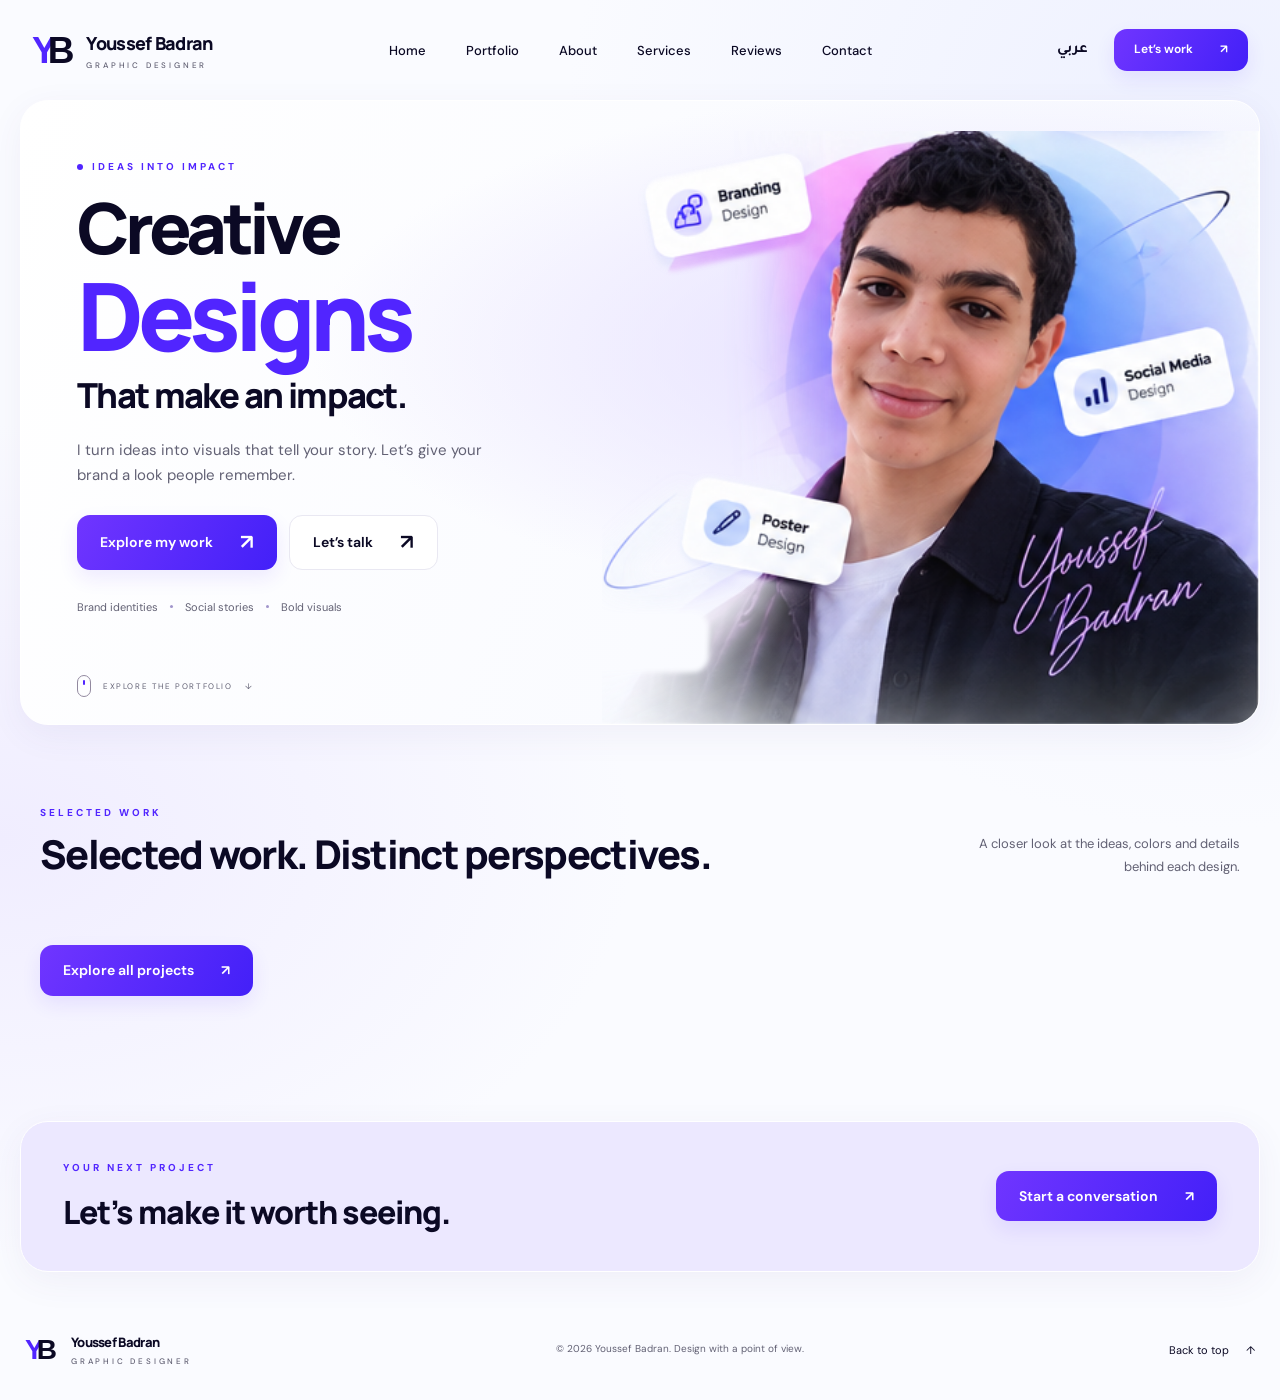
<file: index.html>
<!doctype html><html lang="en" dir="ltr"><head><meta charset="utf-8"><meta name="viewport" content="width=device-width,initial-scale=1"><meta name="theme-color" content="#5125ff"><title>Creative portfolio — Youssef Badran</title><meta name="description" content="Youssef Badran graphic design portfolio. Brand identity, campaigns, packaging and visual stories."><link rel="icon" href="favicon.svg"><link rel="stylesheet" href="styles.css?v=cloud1"><link rel="stylesheet" href="pages.css?v=cloud1"><script type="module" src="app.mjs?v=cloud1"></script></head><body id="top" data-page="home"><a class="skip-link" href="#main" data-en="Skip to content" data-ar="انتقل للمحتوى">Skip to content</a><header class="site-header"><a class="brand" href="index.html"><span class="monogram" aria-hidden="true"><b>Y</b>B</span><span><span class="brand-name">Youssef Badran</span><span class="brand-caption" data-en="GRAPHIC DESIGNER" data-ar="مصمم جرافيك">GRAPHIC DESIGNER</span></span></a><nav class="nav" id="navigation" aria-label="Main navigation"><a href="index.html" data-page-link="home" data-en="Home" data-ar="الرئيسية">Home</a><a href="portfolio.html" data-page-link="portfolio" data-en="Portfolio" data-ar="أعمالي">Portfolio</a><a href="about.html" data-page-link="about" data-en="About" data-ar="عني">About</a><a href="services.html" data-page-link="services" data-en="Services" data-ar="خدماتي">Services</a><a href="reviews.html" data-page-link="reviews" data-en="Reviews" data-ar="التقييمات">Reviews</a><a href="contact.html" data-page-link="contact" data-en="Contact" data-ar="تواصل">Contact</a></nav><div class="header-actions"><button class="language" id="language" lang="ar">عربي</button><a class="button small header-cta" href="contact.html"><span data-en="Let’s work" data-ar="نشتغل سوا">Let’s work</span> ↗</a><button id="menu" class="menu-toggle" aria-controls="navigation" aria-expanded="false" aria-label="Open menu"><span></span><span></span></button></div></header><main id="main" class="page-main"><section class="hero panel" id="home" aria-labelledby="hero-title">
    <div class="hero-copy"><p class="eyebrow"><span class="tiny-dot"></span><span data-en="IDEAS INTO IMPACT" data-ar="من فكرة لتصميم مؤثر">IDEAS INTO IMPACT</span></p>
      <h1 id="hero-title"><span data-en="Creative" data-ar="أفكار إبداعية">Creative</span><strong data-en="Designs" data-ar="وتصميمات">Designs</strong><span class="hero-ending" data-en="That make an impact." data-ar="تسيب بصمة.">That make an impact.</span></h1>
      <p class="hero-description" data-en="I turn ideas into visuals that tell your story. Let’s give your brand a look people remember." data-ar="بحوّل أفكارك لتصميمات تحكي قصتك. خلّينا ندي علامتك شكل الناس تفتكره.">I turn ideas into visuals that tell your story. Let’s give your brand a look people remember.</p>
      <div class="hero-actions"><a class="button" href="portfolio.html"><span data-en="Explore my work" data-ar="شوف أعمالي">Explore my work</span><span aria-hidden="true">↗</span></a><a class="button secondary" href="https://wa.me/201147555067" target="_blank" rel="noopener noreferrer"><span data-en="Let’s talk" data-ar="خلّينا نتكلم">Let’s talk</span><span aria-hidden="true">↗</span></a></div>
      <div class="hero-specialties"><span data-en="Brand identities" data-ar="هويات بصرية">Brand identities</span><i></i><span data-en="Social stories" data-ar="سوشيال ميديا">Social stories</span><i></i><span data-en="Bold visuals" data-ar="تصميمات مميزة">Bold visuals</span></div>
    </div>
    <div class="hero-art reference-art"><div class="reference-window"><img src="reference.png" alt="Youssef Badran with his original branding, social media and poster design composition" width="1536" height="1024" fetchpriority="high"></div></div>
    <a class="scroll-link" href="portfolio.html"><span class="mouse-icon" aria-hidden="true"></span><span data-en="EXPLORE THE PORTFOLIO" data-ar="اكتشف الأعمال">EXPLORE THE PORTFOLIO</span><span aria-hidden="true">↓</span></a>
  </section><section class="work-section" id="work" aria-labelledby="work-title"><div class="section-heading"><div><p class="eyebrow" data-en="SELECTED WORK" data-ar="من أعمالي">SELECTED WORK</p><h2 id="work-title" data-en="Selected work. Distinct perspectives." data-ar="أعمال مختارة. ورؤية مختلفة.">Selected work. Distinct perspectives.</h2></div><p class="section-aside" data-en="A closer look at the ideas, colors and details behind each design." data-ar="نظرة أقرب للأفكار والألوان والتفاصيل ورا كل تصميم.">A closer look at the ideas, colors and details behind each design.</p></div><div class="projects-grid" id="projects" data-limit="3"></div><a class="button portfolio-more" href="portfolio.html"><span data-en="Explore all projects" data-ar="شوف كل الأعمال">Explore all projects</span> ↗</a></section><section class="page-callout panel"><div><p class="eyebrow" data-en="YOUR NEXT PROJECT" data-ar="مشروعك الجاي">YOUR NEXT PROJECT</p><h2 data-en="Let’s make it worth seeing." data-ar="نصمم حاجة تستحق تتشاف.">Let’s make it worth seeing.</h2></div><a class="button" href="contact.html"><span data-en="Start a conversation" data-ar="خلّينا نتكلم">Start a conversation</span> ↗</a></section></main><footer class="site-footer"><a class="brand" href="index.html"><span class="monogram" aria-hidden="true"><b>Y</b>B</span><span><span class="brand-name">Youssef Badran</span><span class="brand-caption" data-en="GRAPHIC DESIGNER" data-ar="مصمم جرافيك">GRAPHIC DESIGNER</span></span></a><p>© <span id="year">2026</span> <span class="brand-name">Youssef Badran</span>. <span data-en="Design with a point of view." data-ar="تصميم له شخصية.">Design with a point of view.</span></p><a class="back-top" href="#top"><span data-en="Back to top" data-ar="ارجع لفوق">Back to top</span> ↑</a></footer><dialog id="image-viewer" aria-labelledby="viewer-title">
  <header class="viewer-toolbar"><h2 id="viewer-title">Artwork</h2><div class="viewer-tools"><button id="viewer-zoom-out" type="button" aria-label="Zoom out">−</button><output id="viewer-zoom" aria-live="polite" aria-atomic="true">100%</output><button id="viewer-zoom-in" type="button" aria-label="Zoom in">+</button><button id="viewer-fit" class="viewer-fit" type="button">Fit</button><button id="viewer-close" class="viewer-close" type="button" aria-label="Close image" autofocus>×</button></div></header>
  <div id="viewer-stage" class="viewer-stage" tabindex="0"><div id="viewer-track" class="viewer-track"><img id="viewer-image" alt="" draggable="false"><p id="viewer-error" class="viewer-error" role="alert" hidden></p></div></div>
  <footer class="viewer-footer"><p id="viewer-hint"></p><button id="viewer-details" type="button">Project details ↗</button></footer>
</dialog><noscript><p class="noscript">Enable JavaScript to view the portfolio and editor. Contact: <a href="mailto:yousefbadran6999@gmail.com">yousefbadran6999@gmail.com</a>.</p></noscript></body></html>
</file>
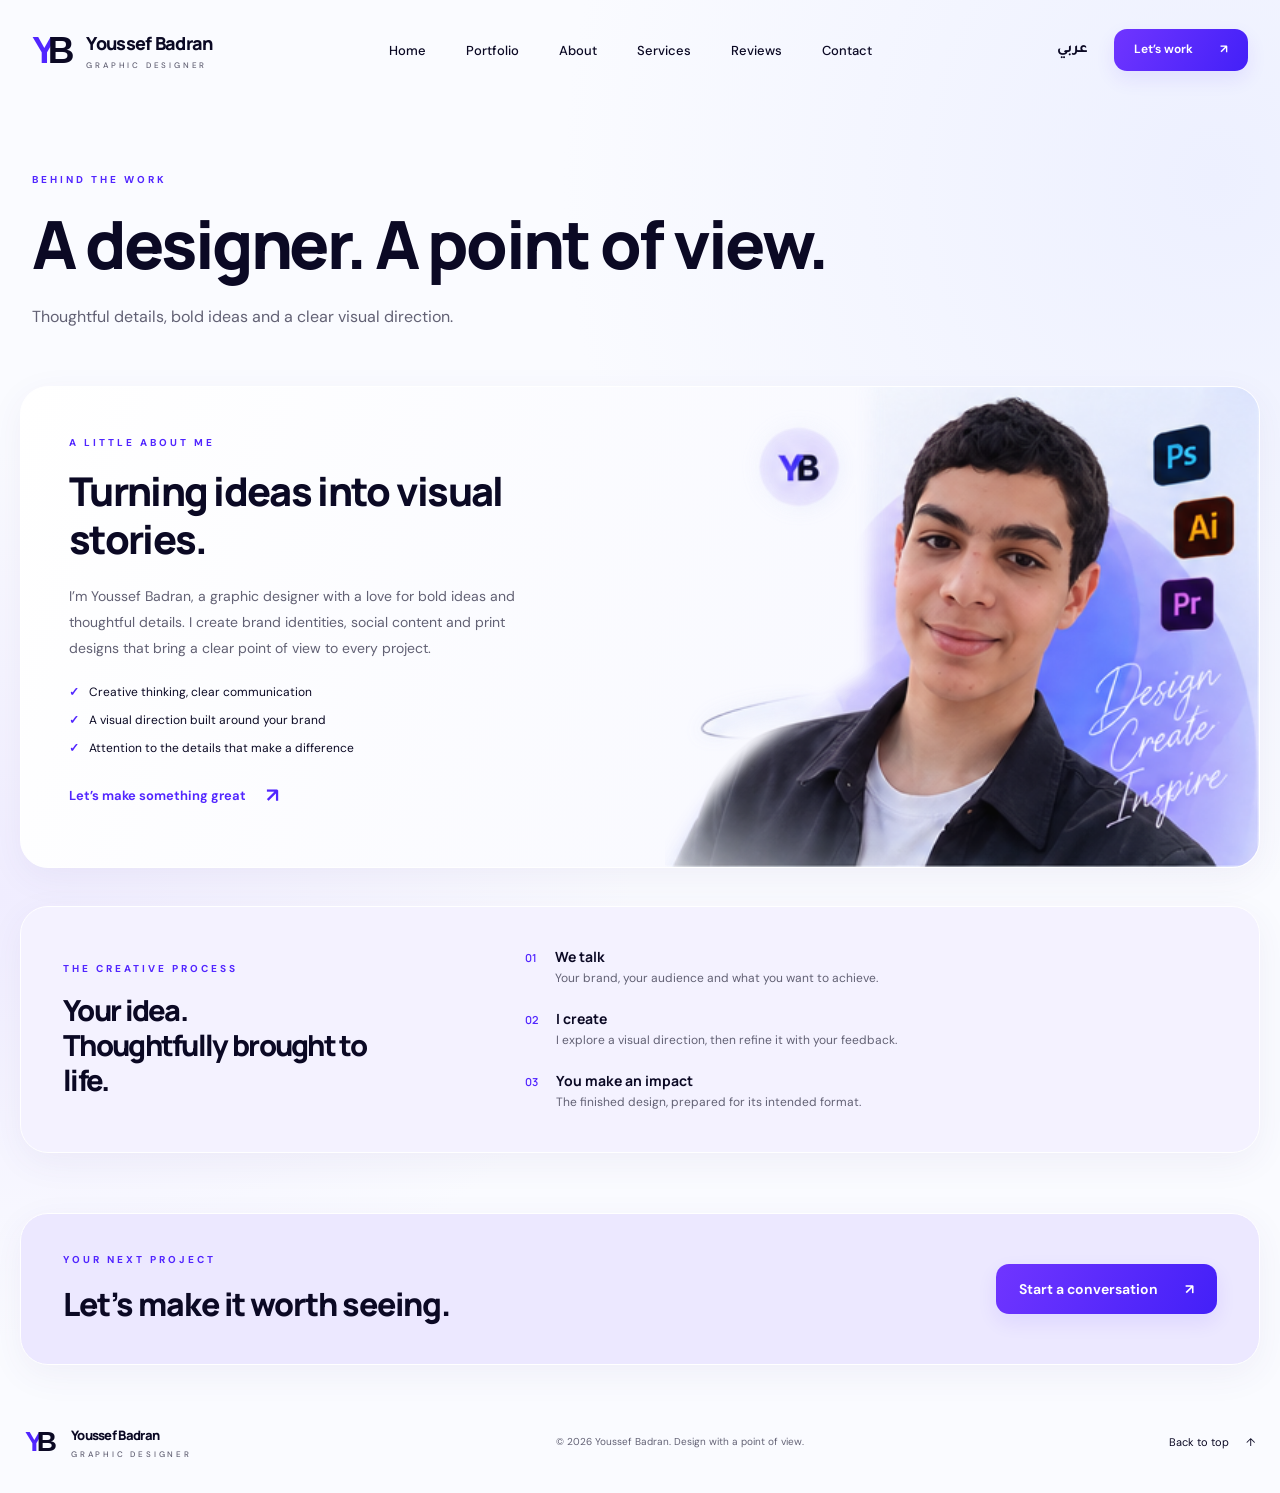
<file: about.html>
<!doctype html><html lang="en" dir="ltr"><head><meta charset="utf-8"><meta name="viewport" content="width=device-width,initial-scale=1"><meta name="theme-color" content="#5125ff"><title>About Youssef — Youssef Badran</title><meta name="description" content="Youssef Badran graphic design portfolio. Brand identity, campaigns, packaging and visual stories."><link rel="icon" href="favicon.svg"><link rel="stylesheet" href="styles.css?v=cloud1"><link rel="stylesheet" href="pages.css?v=cloud1"><script type="module" src="app.mjs?v=cloud1"></script></head><body id="top" data-page="about"><a class="skip-link" href="#main" data-en="Skip to content" data-ar="انتقل للمحتوى">Skip to content</a><header class="site-header"><a class="brand" href="index.html"><span class="monogram" aria-hidden="true"><b>Y</b>B</span><span><span class="brand-name">Youssef Badran</span><span class="brand-caption" data-en="GRAPHIC DESIGNER" data-ar="مصمم جرافيك">GRAPHIC DESIGNER</span></span></a><nav class="nav" id="navigation" aria-label="Main navigation"><a href="index.html" data-page-link="home" data-en="Home" data-ar="الرئيسية">Home</a><a href="portfolio.html" data-page-link="portfolio" data-en="Portfolio" data-ar="أعمالي">Portfolio</a><a href="about.html" data-page-link="about" data-en="About" data-ar="عني">About</a><a href="services.html" data-page-link="services" data-en="Services" data-ar="خدماتي">Services</a><a href="reviews.html" data-page-link="reviews" data-en="Reviews" data-ar="التقييمات">Reviews</a><a href="contact.html" data-page-link="contact" data-en="Contact" data-ar="تواصل">Contact</a></nav><div class="header-actions"><button class="language" id="language" lang="ar">عربي</button><a class="button small header-cta" href="contact.html"><span data-en="Let’s work" data-ar="نشتغل سوا">Let’s work</span> ↗</a><button id="menu" class="menu-toggle" aria-controls="navigation" aria-expanded="false" aria-label="Open menu"><span></span><span></span></button></div></header><main id="main" class="page-main"><section class="page-intro"><p class="eyebrow" data-en="BEHIND THE WORK" data-ar="ورا كل تصميم">BEHIND THE WORK</p><h1 data-en="A designer. A point of view." data-ar="مصمم. ورؤية خاصة.">A designer. A point of view.</h1><p data-en="Thoughtful details, bold ideas and a clear visual direction." data-ar="تفاصيل مدروسة وأفكار جريئة واتجاه بصري واضح.">Thoughtful details, bold ideas and a clear visual direction.</p></section><section class="about panel" id="about" aria-labelledby="about-title"><div class="about-art"><div class="about-reference"><img src="reference.png" alt="Youssef Badran in the original About portrait, with Photoshop, Illustrator and Premiere icons" loading="lazy" width="1536" height="1024"></div></div><div class="about-copy"><p class="eyebrow" data-en="A LITTLE ABOUT ME" data-ar="تعرف عليّ">A LITTLE ABOUT ME</p><h2 id="about-title" data-en="Turning ideas into visual stories." data-ar="بحوّل الأفكار لقصص بصرية.">Turning ideas into visual stories.</h2><p data-en="I’m Youssef Badran, a graphic designer with a love for bold ideas and thoughtful details. I create brand identities, social content and print designs that bring a clear point of view to every project." data-ar="أنا يوسف بدران، جرافيك ديزاينر بحب الأفكار الجريئة والتفاصيل المدروسة. بصمم هويات بصرية ومحتوى سوشيال ميديا ومطبوعات، علشان كل مشروع يكون ليه شخصية واضحة.">I’m Youssef Badran, a graphic designer with a love for bold ideas and thoughtful details. I create brand identities, social content and print designs that bring a clear point of view to every project.</p><ul class="about-values"><li data-en="Creative thinking, clear communication" data-ar="فكر إبداعي وتواصل واضح">Creative thinking, clear communication</li><li data-en="A visual direction built around your brand" data-ar="اتجاه بصري مناسب لشخصية علامتك">A visual direction built around your brand</li><li data-en="Attention to the details that make a difference" data-ar="اهتمام بالتفاصيل اللي بتفرق">Attention to the details that make a difference</li></ul><a class="text-link" href="contact.html"><span data-en="Let’s make something great" data-ar="نعمل حاجة مميزة سوا">Let’s make something great</span><span aria-hidden="true">↗</span></a></div></section><section class="process panel" aria-labelledby="process-title"><div><p class="eyebrow" data-en="THE CREATIVE PROCESS" data-ar="رحلة التصميم">THE CREATIVE PROCESS</p><h2 id="process-title" data-en="Your idea.\nThoughtfully brought to life." data-ar="فكرتك.\nبنعملها بكل اهتمام.">Your idea.<br>Thoughtfully brought to life.</h2></div><ol><li><span>01</span><div><h3 data-en="We talk" data-ar="نتكلم">We talk</h3><p data-en="Your brand, your audience and what you want to achieve." data-ar="نفهم علامتك وجمهورك والهدف اللي عايز توصله.">Your brand, your audience and what you want to achieve.</p></div></li><li><span>02</span><div><h3 data-en="I create" data-ar="نصمم">I create</h3><p data-en="I explore a visual direction, then refine it with your feedback." data-ar="أشتغل على اتجاه بصري ونطوره سوا بملاحظاتك.">I explore a visual direction, then refine it with your feedback.</p></div></li><li><span>03</span><div><h3 data-en="You make an impact" data-ar="تطلع للنور">You make an impact</h3><p data-en="The finished design, prepared for its intended format." data-ar="تستلم التصميم النهائي متجهز للاستخدام المطلوب.">The finished design, prepared for its intended format.</p></div></li></ol></section><section class="page-callout panel"><div><p class="eyebrow" data-en="YOUR NEXT PROJECT" data-ar="مشروعك الجاي">YOUR NEXT PROJECT</p><h2 data-en="Let’s make it worth seeing." data-ar="نصمم حاجة تستحق تتشاف.">Let’s make it worth seeing.</h2></div><a class="button" href="contact.html"><span data-en="Start a conversation" data-ar="خلّينا نتكلم">Start a conversation</span> ↗</a></section></main><footer class="site-footer"><a class="brand" href="index.html"><span class="monogram" aria-hidden="true"><b>Y</b>B</span><span><span class="brand-name">Youssef Badran</span><span class="brand-caption" data-en="GRAPHIC DESIGNER" data-ar="مصمم جرافيك">GRAPHIC DESIGNER</span></span></a><p>© <span id="year">2026</span> <span class="brand-name">Youssef Badran</span>. <span data-en="Design with a point of view." data-ar="تصميم له شخصية.">Design with a point of view.</span></p><a class="back-top" href="#top"><span data-en="Back to top" data-ar="ارجع لفوق">Back to top</span> ↑</a></footer><dialog id="image-viewer" aria-labelledby="viewer-title">
  <header class="viewer-toolbar"><h2 id="viewer-title">Artwork</h2><div class="viewer-tools"><button id="viewer-zoom-out" type="button" aria-label="Zoom out">−</button><output id="viewer-zoom" aria-live="polite" aria-atomic="true">100%</output><button id="viewer-zoom-in" type="button" aria-label="Zoom in">+</button><button id="viewer-fit" class="viewer-fit" type="button">Fit</button><button id="viewer-close" class="viewer-close" type="button" aria-label="Close image" autofocus>×</button></div></header>
  <div id="viewer-stage" class="viewer-stage" tabindex="0"><div id="viewer-track" class="viewer-track"><img id="viewer-image" alt="" draggable="false"><p id="viewer-error" class="viewer-error" role="alert" hidden></p></div></div>
  <footer class="viewer-footer"><p id="viewer-hint"></p><button id="viewer-details" type="button">Project details ↗</button></footer>
</dialog><noscript><p class="noscript">Enable JavaScript to view the portfolio and editor. Contact: <a href="mailto:yousefbadran6999@gmail.com">yousefbadran6999@gmail.com</a>.</p></noscript></body></html>
</file>
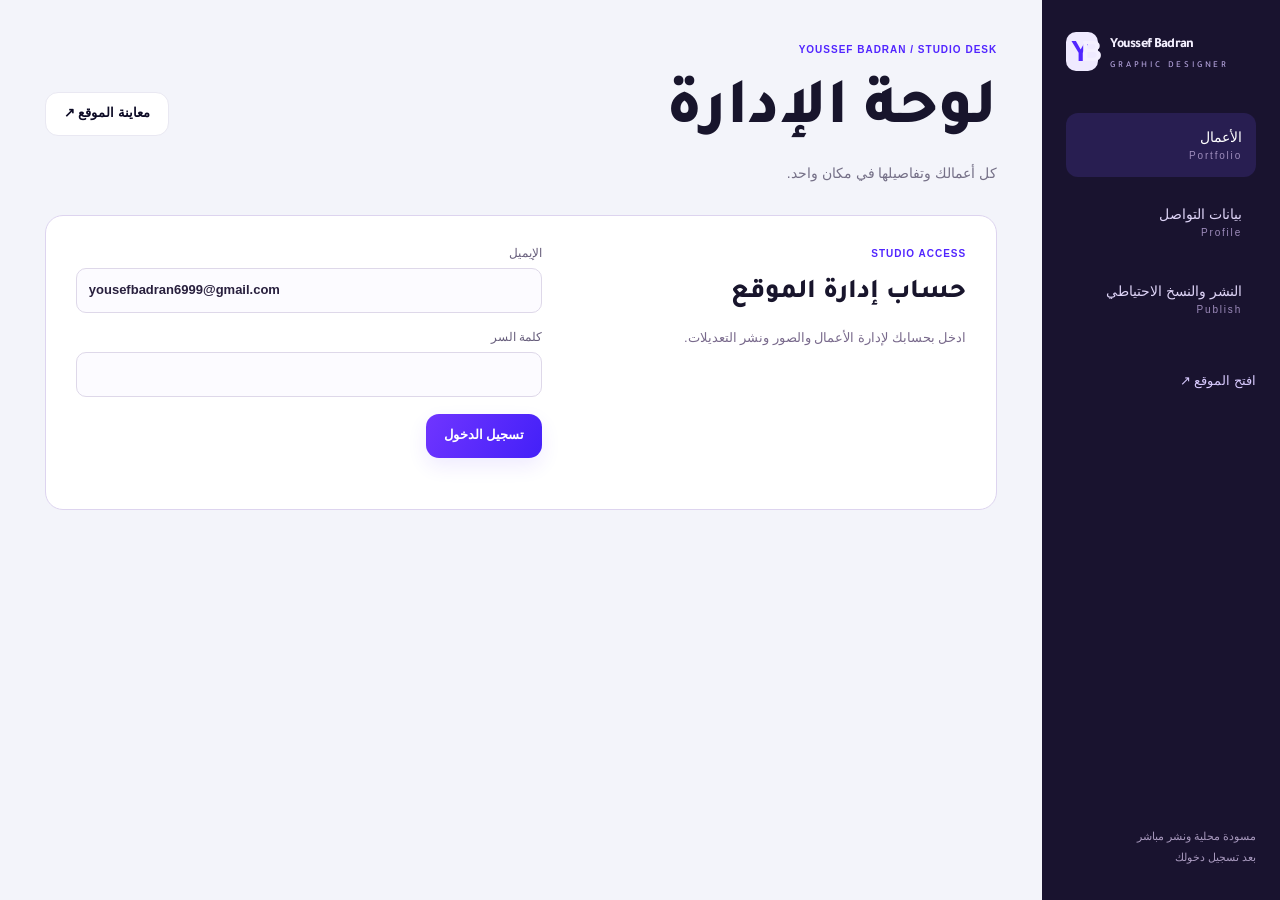
<file: admin.html>
<!doctype html><html lang="ar" dir="rtl"><head><meta charset="utf-8"><meta name="viewport" content="width=device-width,initial-scale=1"><meta name="theme-color" content="#5125ff"><title>لوحة الإدارة — Youssef Badran</title><meta name="description" content="Youssef Badran graphic design portfolio. Brand identity, campaigns, packaging and visual stories."><link rel="icon" href="favicon.svg"><link rel="stylesheet" href="styles.css?v=cloud1"><link rel="stylesheet" href="pages.css?v=cloud1"><script type="module" src="admin.mjs?v=cloud1"></script></head><body id="top" data-page="admin"><main id="main" class="admin-root"><aside class="admin-sidebar"><a class="brand" href="index.html"><span class="monogram" aria-hidden="true"><b>Y</b>B</span><span><span class="brand-name">Youssef Badran</span><span class="brand-caption" data-en="GRAPHIC DESIGNER" data-ar="مصمم جرافيك">GRAPHIC DESIGNER</span></span></a><div class="admin-nav"><a href="#admin-projects" class="active">الأعمال <span>Portfolio</span></a><a href="#admin-settings">بيانات التواصل <span>Profile</span></a><a href="#admin-publish">النشر والنسخ الاحتياطي <span>Publish</span></a></div><a class="admin-site-link" href="portfolio.html" target="_blank" rel="noopener">افتح الموقع ↗</a><p class="admin-sidebar-note">مسودة محلية ونشر مباشر<br>بعد تسجيل دخولك</p></aside>
<div class="admin-content"><header class="admin-heading"><div><p class="eyebrow">YOUSSEF BADRAN / STUDIO DESK</p><h1>لوحة الإدارة</h1><p>كل أعمالك وتفاصيلها في مكان واحد.</p></div><a class="button secondary" href="portfolio.html" target="_blank" rel="noopener">معاينة الموقع ↗</a></header><section id="admin-auth-panel" class="admin-auth-panel" aria-labelledby="admin-auth-heading"><div><p class="eyebrow">STUDIO ACCESS</p><h2 id="admin-auth-heading">حساب إدارة الموقع</h2><p>ادخل بحسابك لإدارة الأعمال والصور ونشر التعديلات.</p></div><form id="admin-login"><label for="admin-login-email">الإيميل<input id="admin-login-email" name="email" type="email" autocomplete="username" dir="ltr" required value="yousefbadran6999@gmail.com"></label><label for="admin-login-password">كلمة السر<input id="admin-login-password" name="password" type="password" autocomplete="current-password" dir="ltr" required></label><div class="admin-actions"><button id="admin-sign-in" class="button" type="submit">تسجيل الدخول</button><button id="admin-magic-link" hidden class="admin-subtle" type="button">أرسل رابط دخول بالإيميل</button></div></form><div id="admin-session" class="admin-session" hidden><span id="admin-account-email" dir="ltr"></span><a class="text-link" href="#admin-password-settings">اختيار كلمة سر</a><button id="admin-sign-out" class="admin-subtle" type="button">تسجيل الخروج</button></div><p id="admin-auth-status" class="admin-status" role="status"></p></section><div id="admin-workspace-view" hidden><fieldset id="admin-edit-controls" class="admin-edit-controls">
<div class="admin-demo-note"><strong id="admin-mode-heading">مسودتك قبل النشر</strong><p id="admin-mode-note">احفظ التعديلات في المسودة وراجعها، ثم اضغط «نشر التعديلات» لتظهر للزوار. تقدر تنزّل نسخة احتياطية في أي وقت.</p></div>
<section id="cloud-actions" class="cloud-actions" data-cloud-only><div class="admin-actions"><button id="admin-publish-live" type="button" class="button">نشر التعديلات ↗</button><button id="admin-reload-live" type="button" class="admin-subtle">تحميل النسخة المنشورة</button></div><p id="cloud-status" class="admin-status" role="status"></p></section><div class="admin-stats"><div><span>الأعمال في المسودة</span><strong id="admin-total">—</strong></div><div><span>التصنيفات المستخدمة</span><strong id="admin-categories">—</strong></div><div><span>حالة المسودة</span><strong id="admin-save-state">جاري التحميل</strong></div></div>
<section id="admin-projects" class="admin-section"><div class="admin-section-heading"><div><p class="eyebrow">PORTFOLIO MANAGER</p><h2>إدارة الأعمال</h2></div><div class="admin-actions"><button id="admin-undo" class="admin-subtle" type="button" disabled>تراجع</button><button id="admin-add" class="button" type="button">+ إضافة عمل</button></div></div>
<div class="admin-workspace"><div class="admin-list-panel"><label for="admin-search">ابحث في الأعمال</label><input id="admin-search" type="search" placeholder="اسم التصميم أو التصنيف"><div id="admin-project-list" class="admin-project-list"></div></div>
<form id="admin-editor" class="admin-editor"><div class="editor-heading"><h3 id="editor-heading">اختر عملًا للتعديل</h3><span id="editor-dirty"></span></div><div class="admin-image-preview"><img id="editor-preview" alt="معاينة التصميم" hidden><span id="editor-no-image">اختر عملًا أو ارفع صورة</span></div><div class="admin-upload"><label class="button secondary" for="editor-file">رفع صورة جديدة</label><input id="editor-file" type="file" accept="image/jpeg,image/png,image/webp" hidden><span id="editor-file-note">JPG / PNG / WebP · حتى 10 ميجا</span></div><label for="editor-url">أو رابط صورة HTTPS</label><input id="editor-url" type="url" placeholder="https://…"><div class="admin-form-grid"><label>العنوان بالعربي<input id="editor-title-ar" maxlength="150" required></label><label>English title<input id="editor-title-en" dir="ltr" maxlength="150" required></label><label>التصنيف<select id="editor-category"><option value="branding">هوية بصرية</option><option value="social">سوشيال ميديا</option><option value="posters">بوسترات</option><option value="packaging">تغليف</option></select></label><label>لون الخلفية<input id="editor-tone" type="color" value="#ece8ff"></label></div><div class="admin-form-grid"><label>جملة مختصرة بالعربي<input id="editor-focus-ar" maxlength="200" required></label><label>English short line<input id="editor-focus-en" dir="ltr" maxlength="200" required></label></div><label>الوصف بالعربي<textarea id="editor-desc-ar" rows="3" maxlength="2000" required></textarea></label><label>English description<textarea id="editor-desc-en" dir="ltr" rows="3" maxlength="2000" required></textarea></label><fieldset class="admin-palette"><legend>ألوان التصميم</legend><input id="editor-color-1" type="color" aria-label="اللون الأول"><input id="editor-color-2" type="color" aria-label="اللون الثاني"><input id="editor-color-3" type="color" aria-label="اللون الثالث"></fieldset><div class="admin-actions"><button id="editor-save" class="button" type="submit">حفظ في المسودة</button><button id="editor-cancel" class="admin-subtle" type="button">إلغاء التعديل</button><button id="editor-delete" class="admin-delete" type="button">حذف العمل</button></div><p id="editor-status" class="admin-status" role="status" aria-live="polite"></p></form></div></section>
<section id="admin-settings" class="admin-section"><p class="eyebrow">PROFILE & CONTACT</p><h2>بيانات التواصل</h2><form id="admin-profile" class="admin-profile"><div class="admin-form-grid"><label>الاسم بالعربي<input name="nameAr" maxlength="100" required></label><label>English name<input name="nameEn" dir="ltr" maxlength="100" required></label><label>الإيميل<input name="email" type="email" dir="ltr" required maxlength="200"></label><label>واتساب بكود الدولة<input name="phone" dir="ltr" pattern="[0-9]{8,15}" required maxlength="15"></label></div><button class="button" type="submit">حفظ البيانات في المسودة</button><p id="profile-status" class="admin-status" role="status"></p></form></section>
<section id="admin-moderation" class="admin-section" data-cloud-only><div class="admin-section-heading"><div><p class="eyebrow">CLIENT FEEDBACK</p><h2>مراجعة التقييمات</h2></div><button id="admin-refresh-reviews" class="admin-subtle" type="button">تحديث التقييمات</button></div><p id="admin-review-status" class="admin-status" role="status"></p><div id="admin-review-list" class="admin-review-list"></div><button id="admin-reviews-more" class="admin-subtle" type="button" hidden>تحميل تقييمات أقدم</button></section><section id="admin-password-settings" class="admin-section" data-cloud-only><p class="eyebrow">ACCOUNT SECURITY</p><h2>كلمة سر حسابك</h2><form id="admin-password-form" class="admin-profile"><label for="admin-new-password">اختار كلمة سر قوية للدخول بعد كده<input id="admin-new-password" name="newPassword" type="password" minlength="12" maxlength="128" autocomplete="new-password" dir="ltr" required></label><button id="admin-password-save" type="submit" class="button">حفظ كلمة السر</button><p id="admin-password-status" class="admin-status" role="status"></p></form></section><section id="admin-publish" class="admin-section admin-publish"><p class="eyebrow">EXPORT & PUBLISH</p><h2>نسخة احتياطية واستيراد</h2><p class="admin-backup-description">نزّل مسودتك أو استورد نسخة محفوظة. الاستيراد يغيّر المسودة فقط؛ اضغط «نشر التعديلات» لإظهارها للزوار.</p><div class="admin-actions"><button id="admin-export" class="button" type="button">تنزيل ملف المعرض ↓</button><label class="button secondary" for="admin-import">استيراد ملف محفوظ</label><input id="admin-import" type="file" accept="application/json,.json" hidden></div><p class="admin-publish-note">النشر المباشر متاح لمدير الموقع بعد تسجيل الدخول. تنزيل نسخة احتياطية أو استيرادها لا ينشر أي تغيير تلقائيًا.</p><p id="admin-global-status" role="status" class="admin-status"></p></section></fieldset></div></div></main><dialog id="image-viewer" aria-labelledby="viewer-title">
  <header class="viewer-toolbar"><h2 id="viewer-title">Artwork</h2><div class="viewer-tools"><button id="viewer-zoom-out" type="button" aria-label="Zoom out">−</button><output id="viewer-zoom" aria-live="polite" aria-atomic="true">100%</output><button id="viewer-zoom-in" type="button" aria-label="Zoom in">+</button><button id="viewer-fit" class="viewer-fit" type="button">Fit</button><button id="viewer-close" class="viewer-close" type="button" aria-label="Close image" autofocus>×</button></div></header>
  <div id="viewer-stage" class="viewer-stage" tabindex="0"><div id="viewer-track" class="viewer-track"><img id="viewer-image" alt="" draggable="false"><p id="viewer-error" class="viewer-error" role="alert" hidden></p></div></div>
  <footer class="viewer-footer"><p id="viewer-hint"></p><button id="viewer-details" type="button">Project details ↗</button></footer>
</dialog><noscript><p class="noscript">Enable JavaScript to view the portfolio and editor. Contact: <a href="mailto:yousefbadran6999@gmail.com">yousefbadran6999@gmail.com</a>.</p></noscript></body></html>
</file>
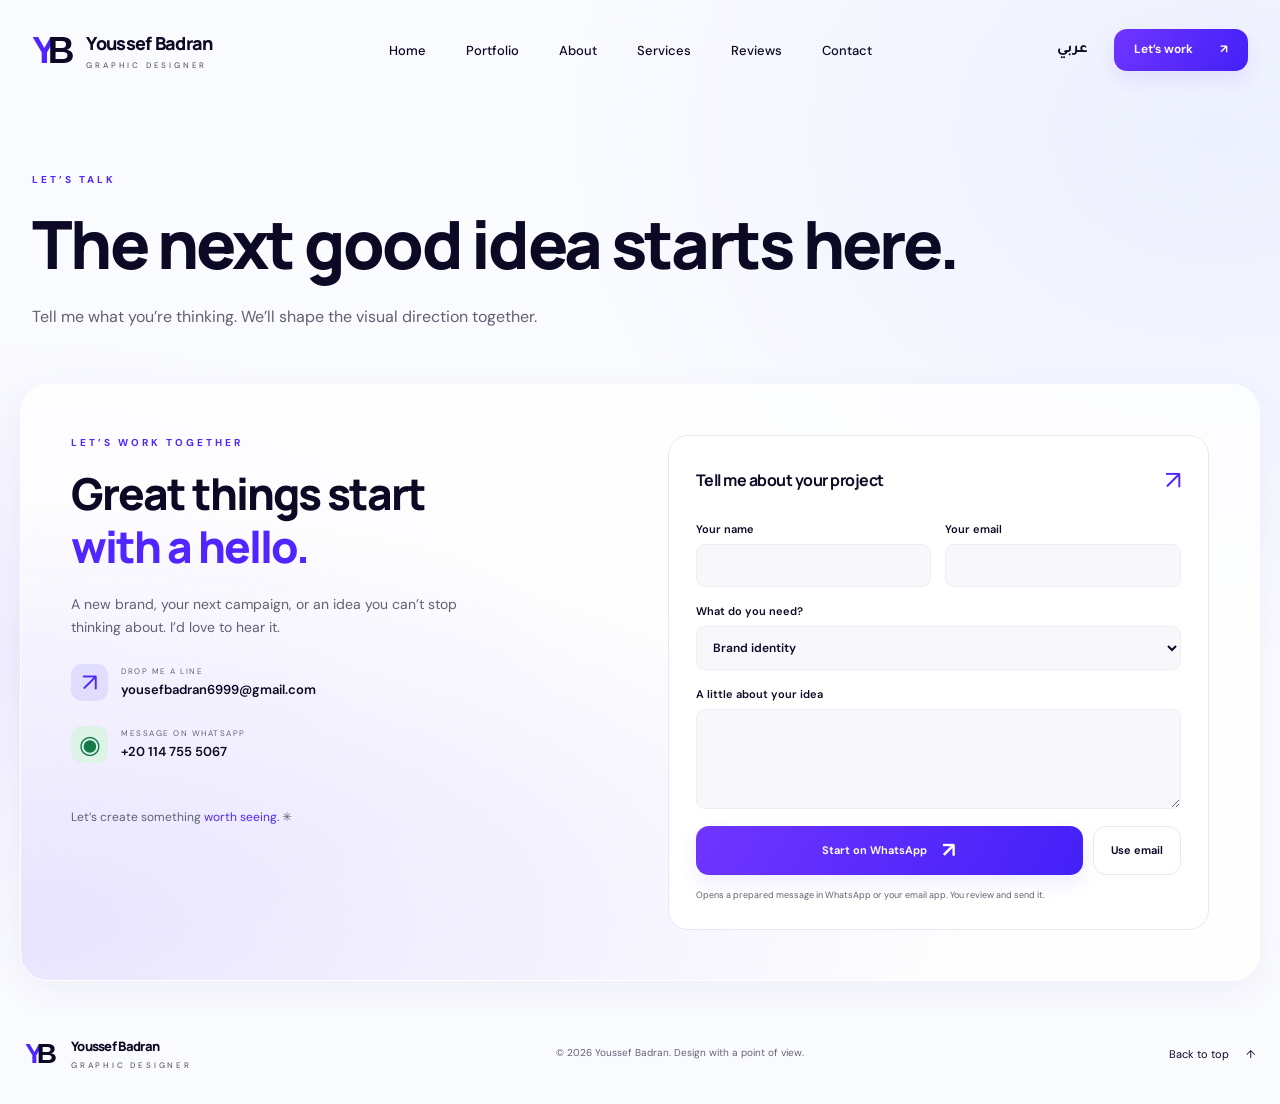
<file: contact.html>
<!doctype html><html lang="en" dir="ltr"><head><meta charset="utf-8"><meta name="viewport" content="width=device-width,initial-scale=1"><meta name="theme-color" content="#5125ff"><title>Get in touch — Youssef Badran</title><meta name="description" content="Youssef Badran graphic design portfolio. Brand identity, campaigns, packaging and visual stories."><link rel="icon" href="favicon.svg"><link rel="stylesheet" href="styles.css?v=cloud1"><link rel="stylesheet" href="pages.css?v=cloud1"><script type="module" src="app.mjs?v=cloud1"></script></head><body id="top" data-page="contact"><a class="skip-link" href="#main" data-en="Skip to content" data-ar="انتقل للمحتوى">Skip to content</a><header class="site-header"><a class="brand" href="index.html"><span class="monogram" aria-hidden="true"><b>Y</b>B</span><span><span class="brand-name">Youssef Badran</span><span class="brand-caption" data-en="GRAPHIC DESIGNER" data-ar="مصمم جرافيك">GRAPHIC DESIGNER</span></span></a><nav class="nav" id="navigation" aria-label="Main navigation"><a href="index.html" data-page-link="home" data-en="Home" data-ar="الرئيسية">Home</a><a href="portfolio.html" data-page-link="portfolio" data-en="Portfolio" data-ar="أعمالي">Portfolio</a><a href="about.html" data-page-link="about" data-en="About" data-ar="عني">About</a><a href="services.html" data-page-link="services" data-en="Services" data-ar="خدماتي">Services</a><a href="reviews.html" data-page-link="reviews" data-en="Reviews" data-ar="التقييمات">Reviews</a><a href="contact.html" data-page-link="contact" data-en="Contact" data-ar="تواصل">Contact</a></nav><div class="header-actions"><button class="language" id="language" lang="ar">عربي</button><a class="button small header-cta" href="contact.html"><span data-en="Let’s work" data-ar="نشتغل سوا">Let’s work</span> ↗</a><button id="menu" class="menu-toggle" aria-controls="navigation" aria-expanded="false" aria-label="Open menu"><span></span><span></span></button></div></header><main id="main" class="page-main"><section class="page-intro"><p class="eyebrow" data-en="LET’S TALK" data-ar="خلّينا نتكلم">LET’S TALK</p><h1 data-en="The next good idea starts here." data-ar="الفكرة الحلوة الجاية تبدأ هنا.">The next good idea starts here.</h1><p data-en="Tell me what you’re thinking. We’ll shape the visual direction together." data-ar="احكيلي عن فكرتك ونوصل لاتجاهها البصري سوا.">Tell me what you’re thinking. We’ll shape the visual direction together.</p></section><section class="contact panel" id="contact" aria-labelledby="contact-title"><div class="contact-copy"><p class="eyebrow" data-en="LET’S WORK TOGETHER" data-ar="يلا نشتغل سوا">LET’S WORK TOGETHER</p><h2 id="contact-title"><span data-en="Great things start" data-ar="الحاجات الحلوة">Great things start</span><br><em data-en="with a hello." data-ar="بتبدأ بسلام.">with a hello.</em></h2><p data-en="A new brand, your next campaign, or an idea you can’t stop thinking about. I’d love to hear it." data-ar="براند جديد، حملتك الجاية، أو فكرة مش بتفارق بالك. احكيلي عنها.">A new brand, your next campaign, or an idea you can’t stop thinking about. I’d love to hear it.</p><a class="contact-detail" href="mailto:yousefbadran6999@gmail.com"><span class="contact-icon" aria-hidden="true">↗</span><span><small data-en="DROP ME A LINE" data-ar="ابعتلي إيميل">DROP ME A LINE</small><b dir="ltr">yousefbadran6999@gmail.com</b></span></a><a class="contact-detail" href="https://wa.me/201147555067" target="_blank" rel="noopener noreferrer"><span class="contact-icon whatsapp-icon" aria-hidden="true">◉</span><span><small data-en="MESSAGE ON WHATSAPP" data-ar="كلّمني واتساب">MESSAGE ON WHATSAPP</small><b dir="ltr">+20 114 755 5067</b></span></a><p class="contact-signature">Let’s create something <span>worth seeing.</span> ✳</p></div>
    <form id="contact-form"><div class="form-top"><h3 data-en="Tell me about your project" data-ar="احكيلي عن مشروعك">Tell me about your project</h3><span aria-hidden="true">↗</span></div><div class="form-row"><label><span data-en="Your name" data-ar="اسمك">Your name</span><input name="name" autocomplete="name" maxlength="100" required></label><label><span data-en="Your email" data-ar="إيميلك">Your email</span><input name="email" type="email" autocomplete="email" maxlength="200" required></label></div><label><span data-en="What do you need?" data-ar="محتاج إيه؟">What do you need?</span><select name="service" id="service-select"><option value="Brand identity" data-en="Brand identity" data-ar="هوية بصرية">Brand identity</option><option value="Social media design" data-en="Social media design" data-ar="تصميمات سوشيال ميديا">Social media design</option><option value="Poster and banner" data-en="Poster & banner" data-ar="بوسترات وبانرات">Poster & banner</option><option value="Packaging design" data-en="Packaging design" data-ar="تصميم عبوات">Packaging design</option><option value="Other / Let's discuss" data-en="Something else — let’s talk" data-ar="حاجة تانية — نتكلم فيها">Something else — let’s talk</option></select></label><label><span data-en="A little about your idea" data-ar="نبذة عن فكرتك">A little about your idea</span><textarea name="message" rows="4" maxlength="3000" required></textarea></label><div class="send-actions"><button class="button" type="submit" name="channel" value="whatsapp"><span data-en="Start on WhatsApp" data-ar="نتكلم على واتساب">Start on WhatsApp</span><span aria-hidden="true">↗</span></button><button class="button secondary" type="submit" name="channel" value="email" data-en="Use email" data-ar="ابعت إيميل">Use email</button></div><p class="form-note" data-en="Opens a prepared message in WhatsApp or your email app. You review and send it." data-ar="بيفتح رسالة جاهزة في واتساب أو تطبيق الإيميل. بتراجعها وتبعتها بنفسك.">Opens a prepared message in WhatsApp or your email app. You review and send it.</p><p id="form-status" role="status"></p></form>
  </section></main><footer class="site-footer"><a class="brand" href="index.html"><span class="monogram" aria-hidden="true"><b>Y</b>B</span><span><span class="brand-name">Youssef Badran</span><span class="brand-caption" data-en="GRAPHIC DESIGNER" data-ar="مصمم جرافيك">GRAPHIC DESIGNER</span></span></a><p>© <span id="year">2026</span> <span class="brand-name">Youssef Badran</span>. <span data-en="Design with a point of view." data-ar="تصميم له شخصية.">Design with a point of view.</span></p><a class="back-top" href="#top"><span data-en="Back to top" data-ar="ارجع لفوق">Back to top</span> ↑</a></footer><dialog id="image-viewer" aria-labelledby="viewer-title">
  <header class="viewer-toolbar"><h2 id="viewer-title">Artwork</h2><div class="viewer-tools"><button id="viewer-zoom-out" type="button" aria-label="Zoom out">−</button><output id="viewer-zoom" aria-live="polite" aria-atomic="true">100%</output><button id="viewer-zoom-in" type="button" aria-label="Zoom in">+</button><button id="viewer-fit" class="viewer-fit" type="button">Fit</button><button id="viewer-close" class="viewer-close" type="button" aria-label="Close image" autofocus>×</button></div></header>
  <div id="viewer-stage" class="viewer-stage" tabindex="0"><div id="viewer-track" class="viewer-track"><img id="viewer-image" alt="" draggable="false"><p id="viewer-error" class="viewer-error" role="alert" hidden></p></div></div>
  <footer class="viewer-footer"><p id="viewer-hint"></p><button id="viewer-details" type="button">Project details ↗</button></footer>
</dialog><noscript><p class="noscript">Enable JavaScript to view the portfolio and editor. Contact: <a href="mailto:yousefbadran6999@gmail.com">yousefbadran6999@gmail.com</a>.</p></noscript></body></html>
</file>
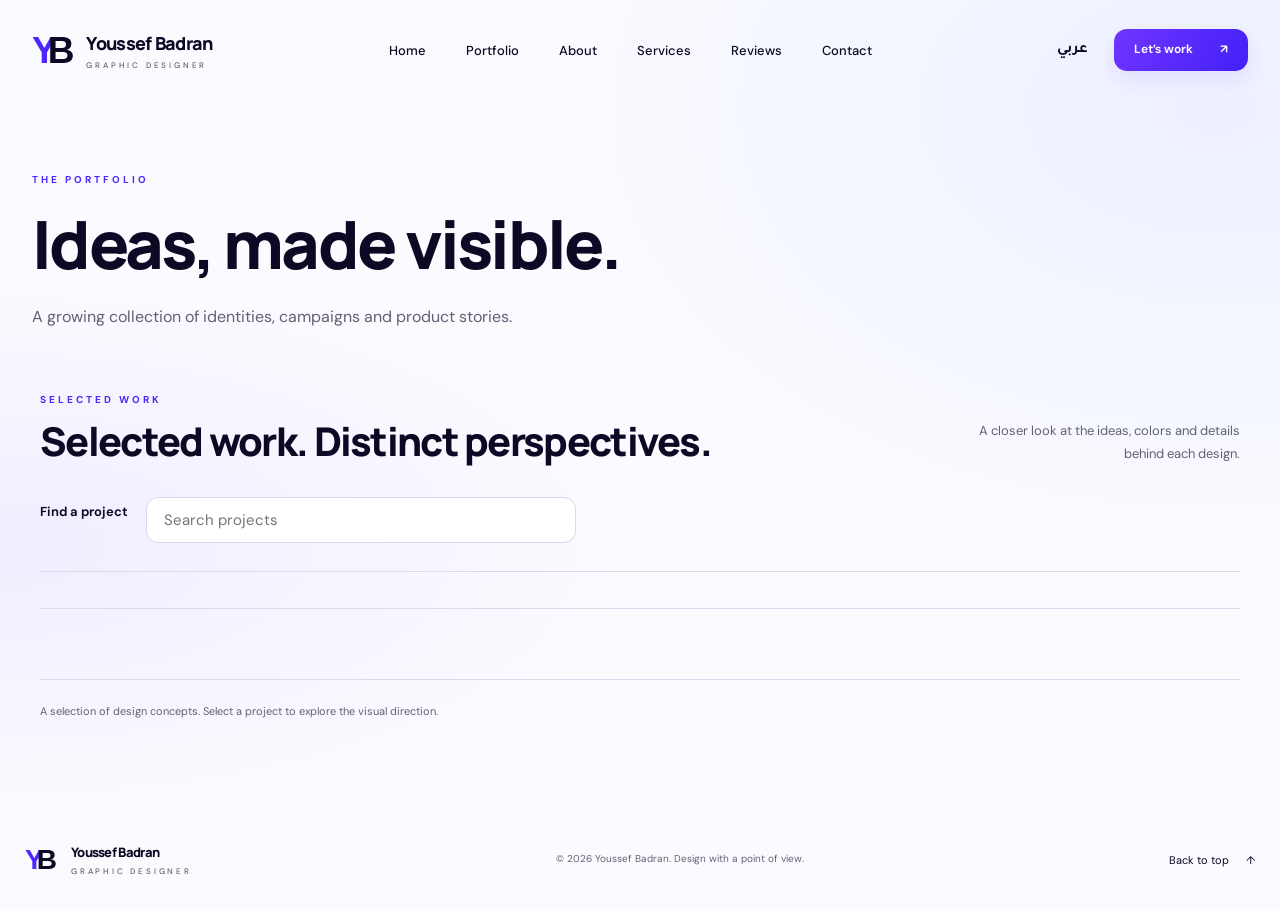
<file: portfolio.html>
<!doctype html><html lang="en" dir="ltr"><head><meta charset="utf-8"><meta name="viewport" content="width=device-width,initial-scale=1"><meta name="theme-color" content="#5125ff"><title>Selected work — Youssef Badran</title><meta name="description" content="Youssef Badran graphic design portfolio. Brand identity, campaigns, packaging and visual stories."><link rel="icon" href="favicon.svg"><link rel="stylesheet" href="styles.css?v=cloud1"><link rel="stylesheet" href="pages.css?v=cloud1"><script type="module" src="app.mjs?v=cloud1"></script></head><body id="top" data-page="portfolio"><a class="skip-link" href="#main" data-en="Skip to content" data-ar="انتقل للمحتوى">Skip to content</a><header class="site-header"><a class="brand" href="index.html"><span class="monogram" aria-hidden="true"><b>Y</b>B</span><span><span class="brand-name">Youssef Badran</span><span class="brand-caption" data-en="GRAPHIC DESIGNER" data-ar="مصمم جرافيك">GRAPHIC DESIGNER</span></span></a><nav class="nav" id="navigation" aria-label="Main navigation"><a href="index.html" data-page-link="home" data-en="Home" data-ar="الرئيسية">Home</a><a href="portfolio.html" data-page-link="portfolio" data-en="Portfolio" data-ar="أعمالي">Portfolio</a><a href="about.html" data-page-link="about" data-en="About" data-ar="عني">About</a><a href="services.html" data-page-link="services" data-en="Services" data-ar="خدماتي">Services</a><a href="reviews.html" data-page-link="reviews" data-en="Reviews" data-ar="التقييمات">Reviews</a><a href="contact.html" data-page-link="contact" data-en="Contact" data-ar="تواصل">Contact</a></nav><div class="header-actions"><button class="language" id="language" lang="ar">عربي</button><a class="button small header-cta" href="contact.html"><span data-en="Let’s work" data-ar="نشتغل سوا">Let’s work</span> ↗</a><button id="menu" class="menu-toggle" aria-controls="navigation" aria-expanded="false" aria-label="Open menu"><span></span><span></span></button></div></header><main id="main" class="page-main"><section class="page-intro"><p class="eyebrow" data-en="THE PORTFOLIO" data-ar="معرض الأعمال">THE PORTFOLIO</p><h1 data-en="Ideas, made visible." data-ar="أفكار بقت تصميمات.">Ideas, made visible.</h1><p data-en="A growing collection of identities, campaigns and product stories." data-ar="مجموعة من الهويات والحملات وقصص المنتجات، وكل تصميم له رؤيته.">A growing collection of identities, campaigns and product stories.</p></section><section class="work-section" id="work" aria-labelledby="work-title"><div class="section-heading"><div><p class="eyebrow" data-en="SELECTED WORK" data-ar="من أعمالي">SELECTED WORK</p><h2 id="work-title" data-en="Selected work. Distinct perspectives." data-ar="أعمال مختارة. ورؤية مختلفة.">Selected work. Distinct perspectives.</h2></div><p class="section-aside" data-en="A closer look at the ideas, colors and details behind each design." data-ar="نظرة أقرب للأفكار والألوان والتفاصيل ورا كل تصميم.">A closer look at the ideas, colors and details behind each design.</p></div><div class="portfolio-search"><label for="project-search" data-en="Find a project" data-ar="دور على تصميم">Find a project</label><input id="project-search" type="search" maxlength="100" placeholder="Search projects" autocomplete="off"></div><div class="work-toolbar"><div class="filters" id="filters" role="group" aria-label="Filter projects"></div><span class="work-count" id="work-count" aria-live="polite"></span></div><div class="projects-grid" id="projects"></div><p id="project-empty" class="project-empty" hidden data-en="No matching projects. Try another word or category." data-ar="مفيش أعمال مطابقة. جرّب كلمة أو تصنيف تاني.">No matching projects.</p><button id="project-load-more" class="button portfolio-more" type="button" hidden data-en="Show more projects" data-ar="عرض أعمال أكتر">Show more projects</button><p class="work-note" data-en="A selection of design concepts. Select a project to explore the visual direction." data-ar="مختارات من التصورات التصميمية. افتح أي مشروع علشان تشوف اتجاهه البصري.">A selection of design concepts. Select a project to explore the visual direction.</p></section></main><footer class="site-footer"><a class="brand" href="index.html"><span class="monogram" aria-hidden="true"><b>Y</b>B</span><span><span class="brand-name">Youssef Badran</span><span class="brand-caption" data-en="GRAPHIC DESIGNER" data-ar="مصمم جرافيك">GRAPHIC DESIGNER</span></span></a><p>© <span id="year">2026</span> <span class="brand-name">Youssef Badran</span>. <span data-en="Design with a point of view." data-ar="تصميم له شخصية.">Design with a point of view.</span></p><a class="back-top" href="#top"><span data-en="Back to top" data-ar="ارجع لفوق">Back to top</span> ↑</a></footer><dialog id="image-viewer" aria-labelledby="viewer-title">
  <header class="viewer-toolbar"><h2 id="viewer-title">Artwork</h2><div class="viewer-tools"><button id="viewer-zoom-out" type="button" aria-label="Zoom out">−</button><output id="viewer-zoom" aria-live="polite" aria-atomic="true">100%</output><button id="viewer-zoom-in" type="button" aria-label="Zoom in">+</button><button id="viewer-fit" class="viewer-fit" type="button">Fit</button><button id="viewer-close" class="viewer-close" type="button" aria-label="Close image" autofocus>×</button></div></header>
  <div id="viewer-stage" class="viewer-stage" tabindex="0"><div id="viewer-track" class="viewer-track"><img id="viewer-image" alt="" draggable="false"><p id="viewer-error" class="viewer-error" role="alert" hidden></p></div></div>
  <footer class="viewer-footer"><p id="viewer-hint"></p><button id="viewer-details" type="button">Project details ↗</button></footer>
</dialog><noscript><p class="noscript">Enable JavaScript to view the portfolio and editor. Contact: <a href="mailto:yousefbadran6999@gmail.com">yousefbadran6999@gmail.com</a>.</p></noscript></body></html>
</file>
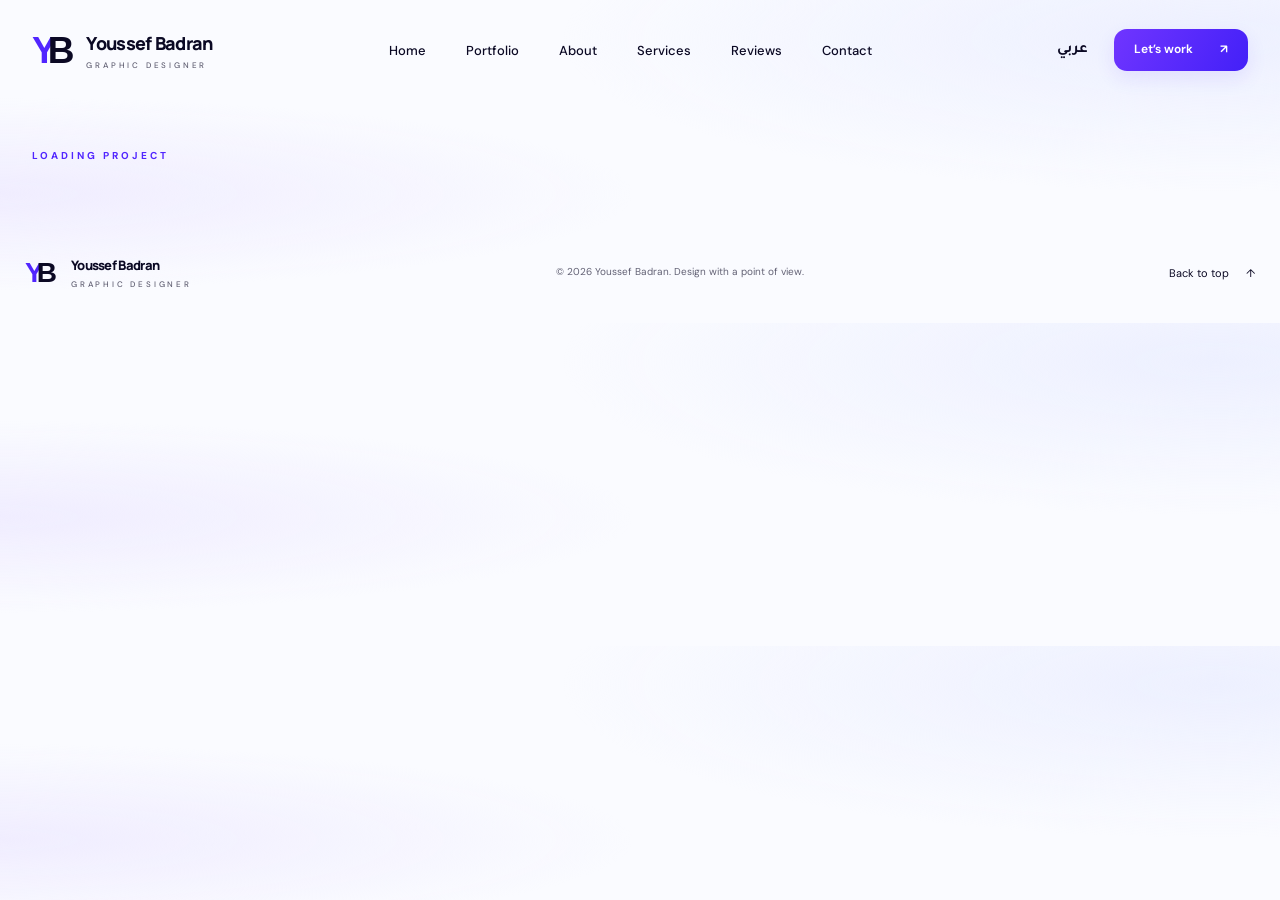
<file: project.html>
<!doctype html><html lang="en" dir="ltr"><head><meta charset="utf-8"><meta name="viewport" content="width=device-width,initial-scale=1"><meta name="theme-color" content="#5125ff"><title>Project details — Youssef Badran</title><meta name="description" content="Youssef Badran graphic design portfolio. Brand identity, campaigns, packaging and visual stories."><link rel="icon" href="favicon.svg"><link rel="stylesheet" href="styles.css?v=cloud1"><link rel="stylesheet" href="pages.css?v=cloud1"><script type="module" src="app.mjs?v=cloud1"></script></head><body id="top" data-page="project"><a class="skip-link" href="#main" data-en="Skip to content" data-ar="انتقل للمحتوى">Skip to content</a><header class="site-header"><a class="brand" href="index.html"><span class="monogram" aria-hidden="true"><b>Y</b>B</span><span><span class="brand-name">Youssef Badran</span><span class="brand-caption" data-en="GRAPHIC DESIGNER" data-ar="مصمم جرافيك">GRAPHIC DESIGNER</span></span></a><nav class="nav" id="navigation" aria-label="Main navigation"><a href="index.html" data-page-link="home" data-en="Home" data-ar="الرئيسية">Home</a><a href="portfolio.html" data-page-link="portfolio" data-en="Portfolio" data-ar="أعمالي">Portfolio</a><a href="about.html" data-page-link="about" data-en="About" data-ar="عني">About</a><a href="services.html" data-page-link="services" data-en="Services" data-ar="خدماتي">Services</a><a href="reviews.html" data-page-link="reviews" data-en="Reviews" data-ar="التقييمات">Reviews</a><a href="contact.html" data-page-link="contact" data-en="Contact" data-ar="تواصل">Contact</a></nav><div class="header-actions"><button class="language" id="language" lang="ar">عربي</button><a class="button small header-cta" href="contact.html"><span data-en="Let’s work" data-ar="نشتغل سوا">Let’s work</span> ↗</a><button id="menu" class="menu-toggle" aria-controls="navigation" aria-expanded="false" aria-label="Open menu"><span></span><span></span></button></div></header><main id="main" class="page-main"><section id="project-page" class="project-page" aria-live="polite"><p class="eyebrow" data-en="LOADING PROJECT" data-ar="جاري تحميل المشروع">LOADING PROJECT</p></section></main><footer class="site-footer"><a class="brand" href="index.html"><span class="monogram" aria-hidden="true"><b>Y</b>B</span><span><span class="brand-name">Youssef Badran</span><span class="brand-caption" data-en="GRAPHIC DESIGNER" data-ar="مصمم جرافيك">GRAPHIC DESIGNER</span></span></a><p>© <span id="year">2026</span> <span class="brand-name">Youssef Badran</span>. <span data-en="Design with a point of view." data-ar="تصميم له شخصية.">Design with a point of view.</span></p><a class="back-top" href="#top"><span data-en="Back to top" data-ar="ارجع لفوق">Back to top</span> ↑</a></footer><dialog id="image-viewer" aria-labelledby="viewer-title">
  <header class="viewer-toolbar"><h2 id="viewer-title">Artwork</h2><div class="viewer-tools"><button id="viewer-zoom-out" type="button" aria-label="Zoom out">−</button><output id="viewer-zoom" aria-live="polite" aria-atomic="true">100%</output><button id="viewer-zoom-in" type="button" aria-label="Zoom in">+</button><button id="viewer-fit" class="viewer-fit" type="button">Fit</button><button id="viewer-close" class="viewer-close" type="button" aria-label="Close image" autofocus>×</button></div></header>
  <div id="viewer-stage" class="viewer-stage" tabindex="0"><div id="viewer-track" class="viewer-track"><img id="viewer-image" alt="" draggable="false"><p id="viewer-error" class="viewer-error" role="alert" hidden></p></div></div>
  <footer class="viewer-footer"><p id="viewer-hint"></p><button id="viewer-details" type="button">Project details ↗</button></footer>
</dialog><noscript><p class="noscript">Enable JavaScript to view the portfolio and editor. Contact: <a href="mailto:yousefbadran6999@gmail.com">yousefbadran6999@gmail.com</a>.</p></noscript></body></html>
</file>
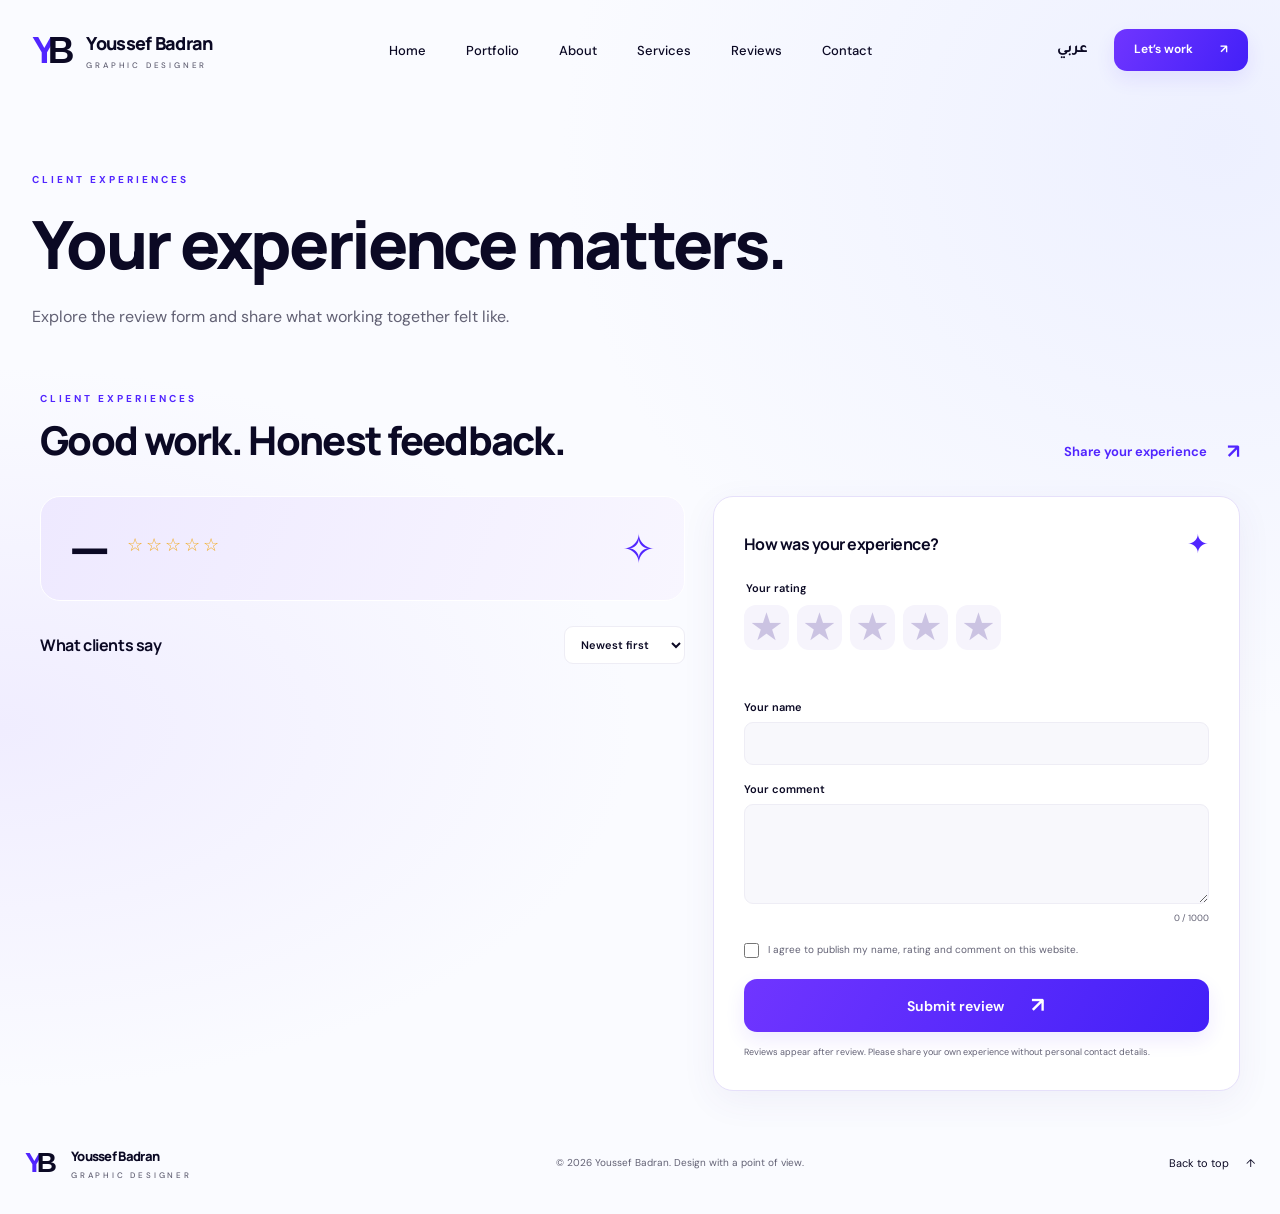
<file: reviews.html>
<!doctype html><html lang="en" dir="ltr"><head><meta charset="utf-8"><meta name="viewport" content="width=device-width,initial-scale=1"><meta name="theme-color" content="#5125ff"><title>Client reviews — Youssef Badran</title><meta name="description" content="Youssef Badran graphic design portfolio. Brand identity, campaigns, packaging and visual stories."><link rel="icon" href="favicon.svg"><link rel="stylesheet" href="styles.css?v=cloud1"><link rel="stylesheet" href="pages.css?v=cloud1"><script type="module" src="app.mjs?v=cloud1"></script></head><body id="top" data-page="reviews"><a class="skip-link" href="#main" data-en="Skip to content" data-ar="انتقل للمحتوى">Skip to content</a><header class="site-header"><a class="brand" href="index.html"><span class="monogram" aria-hidden="true"><b>Y</b>B</span><span><span class="brand-name">Youssef Badran</span><span class="brand-caption" data-en="GRAPHIC DESIGNER" data-ar="مصمم جرافيك">GRAPHIC DESIGNER</span></span></a><nav class="nav" id="navigation" aria-label="Main navigation"><a href="index.html" data-page-link="home" data-en="Home" data-ar="الرئيسية">Home</a><a href="portfolio.html" data-page-link="portfolio" data-en="Portfolio" data-ar="أعمالي">Portfolio</a><a href="about.html" data-page-link="about" data-en="About" data-ar="عني">About</a><a href="services.html" data-page-link="services" data-en="Services" data-ar="خدماتي">Services</a><a href="reviews.html" data-page-link="reviews" data-en="Reviews" data-ar="التقييمات">Reviews</a><a href="contact.html" data-page-link="contact" data-en="Contact" data-ar="تواصل">Contact</a></nav><div class="header-actions"><button class="language" id="language" lang="ar">عربي</button><a class="button small header-cta" href="contact.html"><span data-en="Let’s work" data-ar="نشتغل سوا">Let’s work</span> ↗</a><button id="menu" class="menu-toggle" aria-controls="navigation" aria-expanded="false" aria-label="Open menu"><span></span><span></span></button></div></header><main id="main" class="page-main"><section class="page-intro"><p class="eyebrow" data-en="CLIENT EXPERIENCES" data-ar="تجارب العملاء">CLIENT EXPERIENCES</p><h1 data-en="Your experience matters." data-ar="تجربتك تفرق.">Your experience matters.</h1><p data-en="Explore the review form and share what working together felt like." data-ar="استكشف نموذج التقييم واحكي عن تجربة الشغل سوا.">Explore the review form and share what working together felt like.</p></section><section class="reviews-section" id="reviews" aria-labelledby="reviews-title">
    <div class="section-heading"><div><p class="eyebrow" data-en="CLIENT EXPERIENCES" data-ar="تجارب العملاء">CLIENT EXPERIENCES</p><h2 id="reviews-title" data-en="Good work. Honest feedback." data-ar="شغل حلو. وآراء حقيقية.">Good work. Honest feedback.</h2></div><a class="text-link" href="#review-form"><span data-en="Share your experience" data-ar="احكي عن تجربتك">Share your experience</span><span aria-hidden="true">↗</span></a></div>
    <div class="reviews-layout">
      <div class="reviews-feed">
        <div class="review-summary"><span class="review-average" id="review-average">—</span><div><div id="review-summary-stars" class="review-stars" aria-hidden="true">☆☆☆☆☆</div><p id="review-count" aria-live="polite"></p></div><span class="review-summary-mark" aria-hidden="true">✧</span></div>
        <div class="reviews-toolbar"><h3 data-en="What clients say" data-ar="كلام العملاء">What clients say</h3><label class="review-sort-label"><span class="sr-only" data-en="Sort reviews" data-ar="ترتيب التقييمات">Sort reviews</span><select id="review-sort"><option value="newest" data-en="Newest first" data-ar="الأحدث أولًا">Newest first</option><option value="highest" data-en="Highest rated" data-ar="الأعلى تقييمًا">Highest rated</option><option value="lowest" data-en="Lowest rated" data-ar="الأقل تقييمًا">Lowest rated</option></select></label></div>
        <div id="reviews-list" class="reviews-list" aria-live="polite"></div>
        <p id="reviews-load-error" role="status" class="review-message"></p>
        <button id="reviews-retry" class="button secondary" type="button" hidden data-en="Try again" data-ar="حاول تاني">Try again</button>
        <button id="reviews-more" class="button secondary" type="button" hidden data-en="More reviews" data-ar="تقييمات أكتر">More reviews</button>
      </div>
      <form id="review-form" class="review-form">
        <div class="form-top"><h3 data-en="How was your experience?" data-ar="تجربتك كانت إزاي؟">How was your experience?</h3><span aria-hidden="true">✦</span></div>
        <fieldset class="rating-field"><legend data-en="Your rating" data-ar="تقييمك">Your rating</legend><div class="rating-picker" id="rating-picker">
          <label><input type="radio" name="rating" value="1" required><span aria-hidden="true">★</span><span class="sr-only" data-en="1 star" data-ar="نجمة واحدة">1 star</span></label>
          <label><input type="radio" name="rating" value="2"><span aria-hidden="true">★</span><span class="sr-only" data-en="2 stars" data-ar="نجمتان">2 stars</span></label>
          <label><input type="radio" name="rating" value="3"><span aria-hidden="true">★</span><span class="sr-only" data-en="3 stars" data-ar="3 نجوم">3 stars</span></label>
          <label><input type="radio" name="rating" value="4"><span aria-hidden="true">★</span><span class="sr-only" data-en="4 stars" data-ar="4 نجوم">4 stars</span></label>
          <label><input type="radio" name="rating" value="5"><span aria-hidden="true">★</span><span class="sr-only" data-en="5 stars" data-ar="5 نجوم">5 stars</span></label>
        </div><p id="rating-description" aria-live="polite"></p></fieldset>
        <label><span data-en="Your name" data-ar="اسمك">Your name</span><input name="display_name" autocomplete="name" minlength="2" maxlength="60" required></label>
        <label><span data-en="Your comment" data-ar="تعليقك">Your comment</span><textarea name="comment" rows="4" minlength="10" maxlength="1000" required aria-describedby="review-character-count"></textarea><span class="review-character-count" id="review-character-count">0 / 1000</span></label>
        <label class="review-consent"><input type="checkbox" name="consent" required><span data-en="I agree to publish my name, rating and comment on this website." data-ar="موافق إن اسمي وتقييمي وتعليقي يظهروا على الموقع.">I agree to publish my name, rating and comment on this website.</span></label>
        <button type="submit" class="button review-submit" id="review-submit"><span data-en="Submit review" data-ar="إرسال التقييم">Submit review</span><span aria-hidden="true">↗</span></button>
        <p class="form-note" data-en="Reviews appear after review. Please share your own experience without personal contact details." data-ar="التعليقات بتظهر بعد المراجعة. احكي تجربتك الشخصية من غير بيانات تواصل خاصة.">Reviews appear after review. Please share your own experience without personal contact details.</p>
        <p id="review-connection-note" class="review-connection-note" role="status"></p><p id="review-submit-status" class="review-message" role="status"></p>
      </form>
    </div>
  </section></main><footer class="site-footer"><a class="brand" href="index.html"><span class="monogram" aria-hidden="true"><b>Y</b>B</span><span><span class="brand-name">Youssef Badran</span><span class="brand-caption" data-en="GRAPHIC DESIGNER" data-ar="مصمم جرافيك">GRAPHIC DESIGNER</span></span></a><p>© <span id="year">2026</span> <span class="brand-name">Youssef Badran</span>. <span data-en="Design with a point of view." data-ar="تصميم له شخصية.">Design with a point of view.</span></p><a class="back-top" href="#top"><span data-en="Back to top" data-ar="ارجع لفوق">Back to top</span> ↑</a></footer><dialog id="image-viewer" aria-labelledby="viewer-title">
  <header class="viewer-toolbar"><h2 id="viewer-title">Artwork</h2><div class="viewer-tools"><button id="viewer-zoom-out" type="button" aria-label="Zoom out">−</button><output id="viewer-zoom" aria-live="polite" aria-atomic="true">100%</output><button id="viewer-zoom-in" type="button" aria-label="Zoom in">+</button><button id="viewer-fit" class="viewer-fit" type="button">Fit</button><button id="viewer-close" class="viewer-close" type="button" aria-label="Close image" autofocus>×</button></div></header>
  <div id="viewer-stage" class="viewer-stage" tabindex="0"><div id="viewer-track" class="viewer-track"><img id="viewer-image" alt="" draggable="false"><p id="viewer-error" class="viewer-error" role="alert" hidden></p></div></div>
  <footer class="viewer-footer"><p id="viewer-hint"></p><button id="viewer-details" type="button">Project details ↗</button></footer>
</dialog><noscript><p class="noscript">Enable JavaScript to view the portfolio and editor. Contact: <a href="mailto:yousefbadran6999@gmail.com">yousefbadran6999@gmail.com</a>.</p></noscript></body></html>
</file>
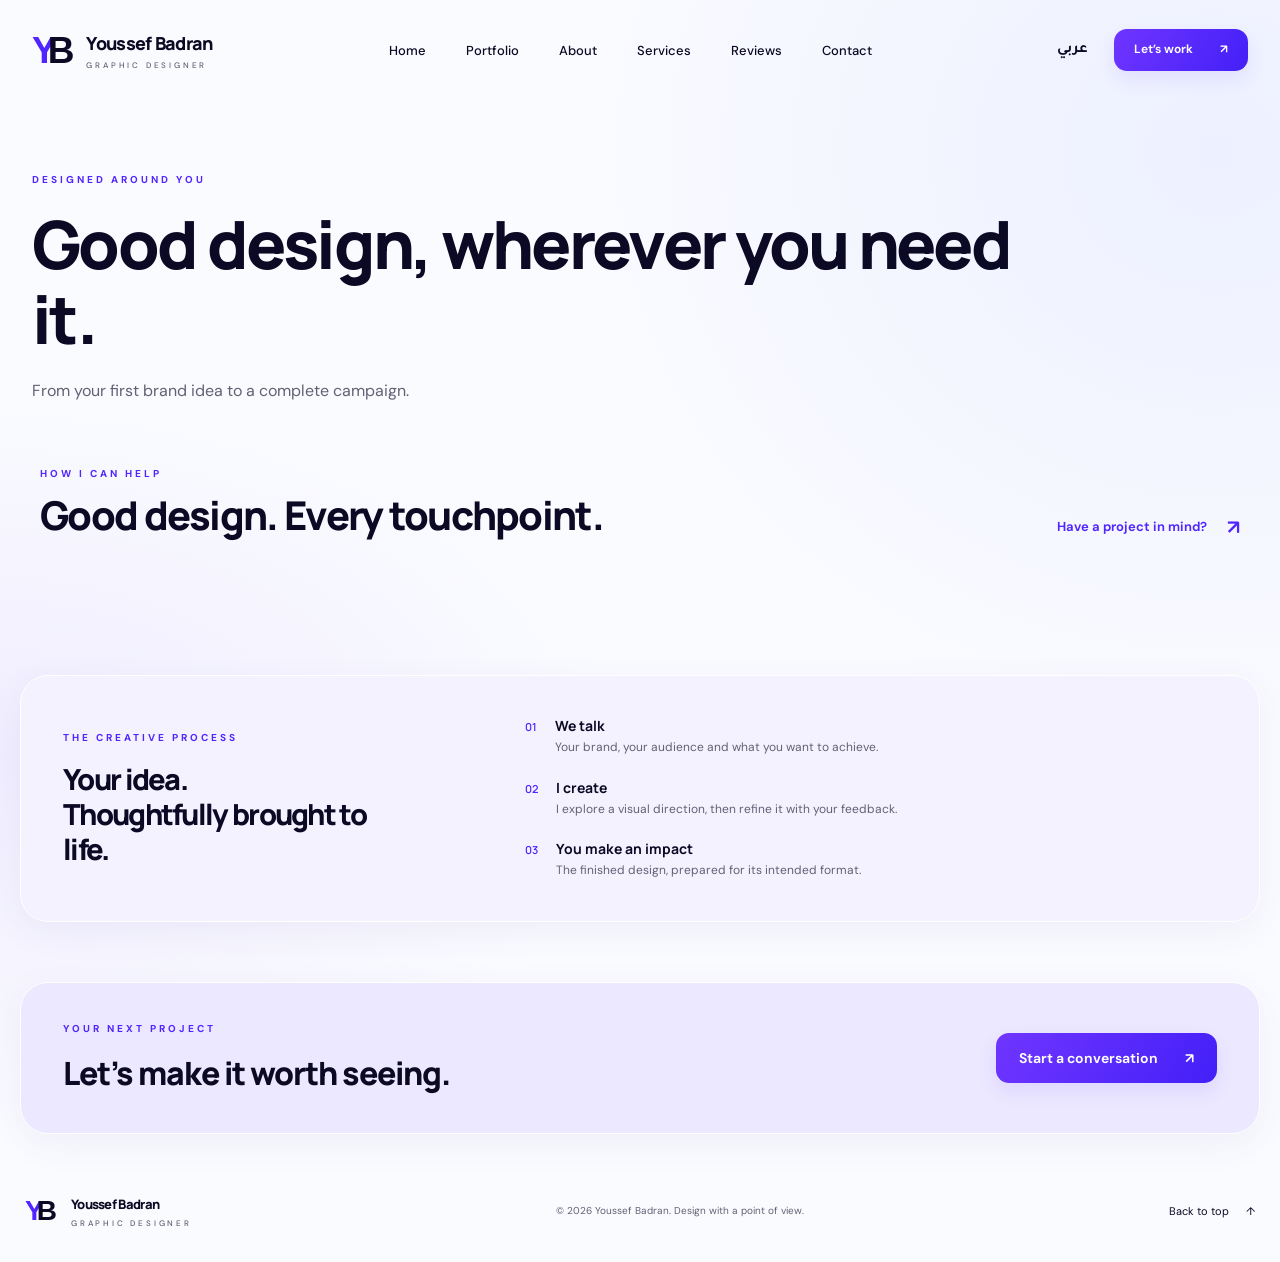
<file: services.html>
<!doctype html><html lang="en" dir="ltr"><head><meta charset="utf-8"><meta name="viewport" content="width=device-width,initial-scale=1"><meta name="theme-color" content="#5125ff"><title>Design services — Youssef Badran</title><meta name="description" content="Youssef Badran graphic design portfolio. Brand identity, campaigns, packaging and visual stories."><link rel="icon" href="favicon.svg"><link rel="stylesheet" href="styles.css?v=cloud1"><link rel="stylesheet" href="pages.css?v=cloud1"><script type="module" src="app.mjs?v=cloud1"></script></head><body id="top" data-page="services"><a class="skip-link" href="#main" data-en="Skip to content" data-ar="انتقل للمحتوى">Skip to content</a><header class="site-header"><a class="brand" href="index.html"><span class="monogram" aria-hidden="true"><b>Y</b>B</span><span><span class="brand-name">Youssef Badran</span><span class="brand-caption" data-en="GRAPHIC DESIGNER" data-ar="مصمم جرافيك">GRAPHIC DESIGNER</span></span></a><nav class="nav" id="navigation" aria-label="Main navigation"><a href="index.html" data-page-link="home" data-en="Home" data-ar="الرئيسية">Home</a><a href="portfolio.html" data-page-link="portfolio" data-en="Portfolio" data-ar="أعمالي">Portfolio</a><a href="about.html" data-page-link="about" data-en="About" data-ar="عني">About</a><a href="services.html" data-page-link="services" data-en="Services" data-ar="خدماتي">Services</a><a href="reviews.html" data-page-link="reviews" data-en="Reviews" data-ar="التقييمات">Reviews</a><a href="contact.html" data-page-link="contact" data-en="Contact" data-ar="تواصل">Contact</a></nav><div class="header-actions"><button class="language" id="language" lang="ar">عربي</button><a class="button small header-cta" href="contact.html"><span data-en="Let’s work" data-ar="نشتغل سوا">Let’s work</span> ↗</a><button id="menu" class="menu-toggle" aria-controls="navigation" aria-expanded="false" aria-label="Open menu"><span></span><span></span></button></div></header><main id="main" class="page-main"><section class="page-intro"><p class="eyebrow" data-en="DESIGNED AROUND YOU" data-ar="تصميم مناسب ليك">DESIGNED AROUND YOU</p><h1 data-en="Good design, wherever you need it." data-ar="تصميم حلو في كل مكان.">Good design, wherever you need it.</h1><p data-en="From your first brand idea to a complete campaign." data-ar="من أول فكرة لعلامتك لحد حملة متكاملة.">From your first brand idea to a complete campaign.</p></section><section class="services-section" id="services" aria-labelledby="services-title"><div class="section-heading"><div><p class="eyebrow" data-en="HOW I CAN HELP" data-ar="أقدر أساعدك إزاي">HOW I CAN HELP</p><h2 id="services-title" data-en="Good design. Every touchpoint." data-ar="تصميم حلو. في كل تفصيلة.">Good design. Every touchpoint.</h2></div><a class="text-link" href="contact.html"><span data-en="Have a project in mind?" data-ar="عندك مشروع في بالك؟">Have a project in mind?</span><span aria-hidden="true">↗</span></a></div><div class="services-grid" id="services-grid"></div></section><section class="process panel" aria-labelledby="process-title"><div><p class="eyebrow" data-en="THE CREATIVE PROCESS" data-ar="رحلة التصميم">THE CREATIVE PROCESS</p><h2 id="process-title" data-en="Your idea.\nThoughtfully brought to life." data-ar="فكرتك.\nبنعملها بكل اهتمام.">Your idea.<br>Thoughtfully brought to life.</h2></div><ol><li><span>01</span><div><h3 data-en="We talk" data-ar="نتكلم">We talk</h3><p data-en="Your brand, your audience and what you want to achieve." data-ar="نفهم علامتك وجمهورك والهدف اللي عايز توصله.">Your brand, your audience and what you want to achieve.</p></div></li><li><span>02</span><div><h3 data-en="I create" data-ar="نصمم">I create</h3><p data-en="I explore a visual direction, then refine it with your feedback." data-ar="أشتغل على اتجاه بصري ونطوره سوا بملاحظاتك.">I explore a visual direction, then refine it with your feedback.</p></div></li><li><span>03</span><div><h3 data-en="You make an impact" data-ar="تطلع للنور">You make an impact</h3><p data-en="The finished design, prepared for its intended format." data-ar="تستلم التصميم النهائي متجهز للاستخدام المطلوب.">The finished design, prepared for its intended format.</p></div></li></ol></section><section class="page-callout panel"><div><p class="eyebrow" data-en="YOUR NEXT PROJECT" data-ar="مشروعك الجاي">YOUR NEXT PROJECT</p><h2 data-en="Let’s make it worth seeing." data-ar="نصمم حاجة تستحق تتشاف.">Let’s make it worth seeing.</h2></div><a class="button" href="contact.html"><span data-en="Start a conversation" data-ar="خلّينا نتكلم">Start a conversation</span> ↗</a></section></main><footer class="site-footer"><a class="brand" href="index.html"><span class="monogram" aria-hidden="true"><b>Y</b>B</span><span><span class="brand-name">Youssef Badran</span><span class="brand-caption" data-en="GRAPHIC DESIGNER" data-ar="مصمم جرافيك">GRAPHIC DESIGNER</span></span></a><p>© <span id="year">2026</span> <span class="brand-name">Youssef Badran</span>. <span data-en="Design with a point of view." data-ar="تصميم له شخصية.">Design with a point of view.</span></p><a class="back-top" href="#top"><span data-en="Back to top" data-ar="ارجع لفوق">Back to top</span> ↑</a></footer><dialog id="image-viewer" aria-labelledby="viewer-title">
  <header class="viewer-toolbar"><h2 id="viewer-title">Artwork</h2><div class="viewer-tools"><button id="viewer-zoom-out" type="button" aria-label="Zoom out">−</button><output id="viewer-zoom" aria-live="polite" aria-atomic="true">100%</output><button id="viewer-zoom-in" type="button" aria-label="Zoom in">+</button><button id="viewer-fit" class="viewer-fit" type="button">Fit</button><button id="viewer-close" class="viewer-close" type="button" aria-label="Close image" autofocus>×</button></div></header>
  <div id="viewer-stage" class="viewer-stage" tabindex="0"><div id="viewer-track" class="viewer-track"><img id="viewer-image" alt="" draggable="false"><p id="viewer-error" class="viewer-error" role="alert" hidden></p></div></div>
  <footer class="viewer-footer"><p id="viewer-hint"></p><button id="viewer-details" type="button">Project details ↗</button></footer>
</dialog><noscript><p class="noscript">Enable JavaScript to view the portfolio and editor. Contact: <a href="mailto:yousefbadran6999@gmail.com">yousefbadran6999@gmail.com</a>.</p></noscript></body></html>
</file>
<file: styles.css>
@import url('https://fonts.googleapis.com/css2?family=DM+Sans:wght@400;500;600;650;700&family=Manrope:wght@400;500;600;650;700;750;800&family=Tajawal:wght@400;500;700;800;900&display=swap');
:root{--purple:#5125ff;--ink:#0b0924;--muted:#626174;--paper:#fafbff;--line:#e9e8f2;--lavender:#ece8ff;--radius:28px;--display:'Manrope','Tajawal',sans-serif;--body:'DM Sans','Tajawal',sans-serif;--shadow:0 10px 35px #493a9010}
*{box-sizing:border-box}html{scroll-behavior:smooth;scroll-padding-top:110px}body{margin:0;background:var(--paper);background-image:radial-gradient(ellipse at 95% 12%,#edf0ff 0,transparent 38%),radial-gradient(ellipse at 0% 60%,#f0edff 0,transparent 35%);color:var(--ink);font-family:var(--body);font-size:15px;-webkit-font-smoothing:antialiased}a{color:inherit;text-decoration:none}button,input,textarea,select{font:inherit}button,a,input,textarea,select{-webkit-tap-highlight-color:transparent}button{cursor:pointer}button:disabled{cursor:default}button:focus-visible,a:focus-visible,input:focus-visible,textarea:focus-visible,select:focus-visible{outline:3px solid #8d72ff;outline-offset:5px}button{color:inherit}img{display:block}h1,h2,h3,p{margin:0}h1,h2,h3{font-family:var(--display)}h2{font-weight:800;font-size:clamp(29px,3.1vw,42px);line-height:1.22;letter-spacing:-1.7px}p{line-height:1.65}main,footer,.site-header{width:min(1280px,calc(100% - 64px));margin-inline:auto}.site-header{height:100px;display:flex;align-items:center;justify-content:space-between;gap:28px;position:relative;z-index:10}.brand{display:flex;align-items:center;gap:12px;white-space:nowrap;font-family:var(--display);font-weight:800;font-size:18px;letter-spacing:-.7px}.monogram{font-family:Arial,sans-serif;font-weight:900;font-size:37px;letter-spacing:-9px;display:inline-block;padding-right:9px;line-height:1;direction:ltr}.monogram b{color:var(--purple)}.brand-caption{display:block;font:500 8px var(--body);letter-spacing:2.8px;margin-top:5px;color:var(--muted)}.nav{display:flex;align-items:center;gap:8px}.nav a{font-size:13px;padding:10px 16px;border-radius:24px;font-weight:500;transition:background .2s,color .2s}.nav a:hover,.nav a.active{background:var(--lavender);color:var(--purple)}.header-actions{display:flex;align-items:center;gap:18px}.language{border:0;background:none;font-weight:700;font-family:'Tajawal',sans-serif;padding:8px}.button{border:0;background:linear-gradient(120deg,#7035ff,#4320f8);color:white;display:inline-flex;justify-content:center;align-items:center;gap:27px;padding:16px 23px;border-radius:13px;font-size:14px;font-weight:650;box-shadow:0 8px 20px #5125ff17;line-height:1.3;transition:transform .2s,box-shadow .2s}.button:hover{transform:translateY(-3px);box-shadow:0 10px 24px #5125ff30}.button>span:last-child:not(:first-child){font-size:21px;line-height:1}.button.small{padding:13px 20px;font-size:12px}.button.secondary{color:var(--ink);background:#fff;border:1px solid var(--line);box-shadow:none}.menu-toggle{display:none}.panel{background:#ffffffbd;border:1px solid #fff;border-radius:var(--radius);box-shadow:var(--shadow);overflow:hidden}.hero{min-height:625px;position:relative;display:grid;grid-template-columns:53% 47%;background:radial-gradient(ellipse at 80% 40%,#e3dcff 0,transparent 50%),linear-gradient(110deg,#fff,#f6f8ff);padding:58px 56px 80px}.hero-copy{position:relative;z-index:3}.eyebrow{color:var(--purple);font-size:10px;font-weight:700;letter-spacing:3px;line-height:1.5;margin-bottom:17px;display:flex;align-items:center;gap:9px}.tiny-dot{width:6px;height:6px;border-radius:50%;background:var(--purple)}h1{font-size:clamp(48px,5.5vw,76px);letter-spacing:-4.6px;line-height:1.05;font-weight:800}h1>span,h1>strong{display:block}h1 strong{font-size:1.34em;letter-spacing:-6px;color:var(--purple);font-weight:800;margin-bottom:10px}.hero-ending{font-size:.49em;letter-spacing:-1.7px;line-height:1.2;white-space:nowrap}.hero-description{color:var(--muted);max-width:420px;margin:23px 0 27px;font-size:15px}.hero-actions{display:flex;gap:12px}.hero-specialties{display:flex;align-items:center;gap:12px;font-size:11px;color:var(--muted);margin-top:30px}.hero-specialties i{width:3px;height:3px;border-radius:50%;background:#a195cb}.hero-art{position:absolute;right:5px;bottom:0;width:49%;height:560px;direction:ltr;isolation:isolate}.hero-art:before{content:'';position:absolute;width:480px;height:480px;max-width:100%;right:-15px;top:10px;border-radius:50%;background:linear-gradient(150deg,#e8b7ff,#aac8ff 60%,#d9c7ff);opacity:.7;z-index:-2}.portrait-window{position:absolute;overflow:hidden;width:83%;aspect-ratio:320/430;right:0;bottom:0;mask-image:linear-gradient(to right,transparent,#000 13%),linear-gradient(to top,transparent,#000 14%);mask-composite:intersect}.portrait-window img{position:absolute;width:480%;max-width:none;height:auto;left:-170.9375%;top:-11.86%}.floating-label{position:absolute;z-index:3;background:#ffffffed;border:1px solid white;padding:16px 18px;display:flex;gap:11px;align-items:center;box-shadow:0 10px 30px #43379112;border-radius:17px}.floating-label b{display:block;font-size:12px}.floating-label small{font-size:9px;color:var(--muted);display:block;margin-top:4px}.label-icon{display:grid;place-items:center;width:35px;height:35px;border-radius:10px;color:var(--purple);background:var(--lavender);font-size:25px}.label-brand{left:0;top:41px;transform:rotate(-9deg)}.label-social{right:15px;bottom:107px;transform:rotate(8deg)}.art-orbit{position:absolute;z-index:-1;width:570px;height:155px;border:1px solid #7d6efa;border-radius:50%;top:190px;right:-45px;transform:rotate(-38deg)}.orbit-two{width:410px;height:410px;top:38px;right:20px;transform:rotate(25deg);border-color:#ffffff80}.art-caption{position:absolute;left:16px;bottom:100px;font-family:var(--display);font-size:19px;font-weight:600;letter-spacing:-.7px;transform:rotate(-7deg);color:#3a2186}.mini-star{font-size:40px;display:block;line-height:1.3}.scroll-link{position:absolute;left:56px;bottom:27px;display:flex;gap:12px;align-items:center;color:var(--muted);font-size:8px;letter-spacing:1.6px;z-index:4}.mouse-icon{height:22px;width:14px;border:1px solid #92899f;border-radius:10px;position:relative}.mouse-icon:before{content:'';position:absolute;top:4px;left:5px;width:2px;height:5px;border-radius:2px;background:var(--purple)}section{scroll-margin-top:24px}.work-section,.services-section{padding:76px 20px 65px}.section-heading{display:flex;justify-content:space-between;align-items:flex-end;gap:30px;margin-bottom:32px}.section-heading .eyebrow{margin-bottom:10px}.section-aside{color:var(--muted);font-size:13px;text-align:end;white-space:pre-line}.work-toolbar{display:flex;justify-content:space-between;align-items:center;margin-bottom:24px;gap:20px}.filters{display:flex;gap:8px;flex-wrap:wrap}.filter{border:1px solid transparent;padding:10px 19px;border-radius:24px;background:transparent;font-size:12px;font-weight:500;transition:.2s}.filter:hover{background:#ece8ff}.filter[aria-pressed=true]{background:var(--purple);color:white;box-shadow:0 6px 15px #5125ff20}.work-count{font-size:11px;color:var(--muted);white-space:nowrap}.projects-grid{display:grid;grid-template-columns:repeat(3,minmax(0,1fr));gap:29px 23px}.project-card{text-align:start;border:0;padding:0;background:none;display:block;width:100%;border-radius:16px}.project-card:hover .project-art{transform:translateY(-4px);box-shadow:0 15px 30px #29145320}.project-art{overflow:hidden;position:relative;border-radius:16px;transition:transform .3s,box-shadow .3s;background:#edeaf7}.crop-image{position:absolute;max-width:none;height:auto}.project-overlay{position:absolute;inset:0;background:linear-gradient(transparent,#10052f70);opacity:0;transition:opacity .2s}.project-overlay:after{content:'↗';position:absolute;right:17px;bottom:17px;background:#fff;color:var(--ink);width:36px;height:36px;display:grid;place-items:center;border-radius:50%;font-size:20px}.project-card:hover .project-overlay,.project-card:focus-visible .project-overlay{opacity:1}.project-info{display:flex;align-items:center;justify-content:space-between;padding:14px 2px 0;gap:8px}.project-info h3{font-size:13px;font-weight:750;letter-spacing:-.2px}.project-info span{font-size:9px;text-transform:uppercase;letter-spacing:.7px;color:var(--muted);white-space:nowrap}.work-note{font-size:11px;color:var(--muted);margin-top:28px;text-align:center}.about{display:grid;grid-template-columns:46% 54%;min-height:475px;background:linear-gradient(125deg,#eeebff,#fff 56%)}.about-art{position:relative;direction:ltr;overflow:hidden}.about-crop{position:absolute;width:87%;aspect-ratio:320/430;bottom:-25px;left:7%;overflow:hidden;mask-image:linear-gradient(to right,transparent,#000 10%,#000 90%,transparent),linear-gradient(to top,transparent,#000 14%);mask-composite:intersect}.about-crop img{width:480%;max-width:none;height:auto;position:absolute;left:-170.9375%;top:-11.86%}.about-tag{position:absolute;bottom:28px;left:28px;display:flex;align-items:center;gap:16px;border-radius:13px;padding:15px 21px;background:#fffffff0;box-shadow:var(--shadow)}.about-tag>span:last-child{font-size:8px;line-height:1.7;letter-spacing:2px;white-space:pre-line}.about-copy{padding:50px 55px 50px 25px}.about-copy>p:not(.eyebrow){font-size:14px;color:var(--muted);margin-top:20px;line-height:1.85;max-width:480px}.about-values{padding:0;list-style:none;margin:23px 0 26px;display:grid;gap:12px;font-size:12px}.about-values li:before{content:'✓';font-weight:800;color:var(--purple);display:inline-block;margin-inline-end:10px}.text-link{display:inline-flex;align-items:center;gap:20px;color:var(--purple);font-weight:650;font-size:13px}.text-link>span:last-child{font-size:20px}.text-link:hover{text-decoration:underline}.services-grid{display:grid;grid-template-columns:repeat(4,minmax(0,1fr));gap:15px}.service-card{border:1px solid #fff;box-shadow:var(--shadow);border-radius:20px;padding:27px 24px;background:#fff;display:flex;flex-direction:column;align-items:flex-start;transition:transform .2s}.service-card:hover{transform:translateY(-5px)}.service-icon{width:48px;height:48px;border-radius:14px;display:grid;place-items:center;margin-bottom:24px;box-shadow:inset 0 1px 2px #ffffff90}.service-icon svg{width:24px;height:24px;stroke:currentColor;stroke-width:1.6;fill:none;stroke-linecap:round;stroke-linejoin:round}.service-card:nth-child(1) .service-icon{background:linear-gradient(#a36cff,#6230ff);color:white}.service-card:nth-child(2) .service-icon{background:linear-gradient(#7bccff,#2297fc);color:#083a77}.service-card:nth-child(3) .service-icon{background:linear-gradient(#ff96e6,#fb40b9);color:#6c0750}.service-card:nth-child(4) .service-icon{background:linear-gradient(#ffdc96,#ffb626);color:#694400}.service-card h3{font-size:16px;font-weight:800;letter-spacing:-.5px;margin-bottom:10px}.service-card p{font-size:12px;color:var(--muted);line-height:1.75;flex:1}.service-card a{margin-top:24px;font-size:11px;color:var(--purple);display:flex;gap:10px;align-items:center}.service-card a:hover{text-decoration:underline}.process{padding:40px 42px;display:grid;grid-template-columns:40% 60%;align-items:center;background:#f4f2ff}.process h2{font-size:29px;white-space:pre-line;max-width:340px}.process ol{list-style:none;padding:0;margin:0;display:grid;gap:20px}.process li{display:flex;gap:18px}.process li>span{font:600 11px var(--display);color:var(--purple);padding-top:3px}.process h3{font-size:14px;margin-bottom:3px}.process li p{font-size:12px;color:var(--muted)}.contact{margin-top:65px;padding:50px;display:grid;grid-template-columns:1fr 1fr;gap:55px;background:radial-gradient(ellipse at 0 90%,#e8e3ff,transparent 55%),#ffffffc9}.contact h2{font-size:44px;line-height:1.2;letter-spacing:-2px}.contact h2 em{font-style:normal;color:var(--purple)}.contact-copy>p:not(.eyebrow):not(.contact-signature){color:var(--muted);font-size:14px;max-width:400px;margin-top:20px}.contact-detail{display:flex;gap:13px;align-items:center;margin-top:25px;width:fit-content}.contact-detail:hover b{color:var(--purple)}.contact-icon{width:37px;height:37px;display:grid;place-items:center;border-radius:11px;background:#e1ddff;color:var(--purple);font-size:25px}.contact-detail small{display:block;font-size:8px;letter-spacing:1.5px;color:var(--muted);margin-bottom:5px}.contact-detail b{display:block;font-size:13px;font-weight:600}.whatsapp-icon{background:#ddf3e8;color:#157a49}.contact-signature{font-size:12px;margin-top:45px!important;color:var(--muted)}.contact-signature span{color:var(--purple)}form{background:#fff;border:1px solid var(--line);border-radius:20px;padding:27px}.form-top{display:flex;align-items:center;justify-content:space-between;margin-bottom:25px;gap:10px}.form-top h3{font-size:16px;letter-spacing:-.5px}.form-top>span{color:var(--purple);font-size:26px}label{display:grid;gap:8px;font-size:11px;font-weight:600;margin-bottom:17px;min-width:0}.form-row{display:grid;grid-template-columns:1fr 1fr;gap:14px}input,textarea,select{width:100%;min-width:0;background:#f8f8fc;border:1px solid #eeedf5;border-radius:9px;color:var(--ink);padding:12px;font-size:12px;line-height:1.4;transition:border-color .2s}input:focus,textarea:focus,select:focus{border-color:var(--purple)}textarea{resize:vertical;min-height:100px}.send-actions{display:flex;gap:10px}.send-actions .button{font-size:11px;gap:15px;padding:14px 17px}.send-actions .button:first-child{flex:1}.form-note{font-size:9px;color:var(--muted);line-height:1.6;margin-top:13px}#form-status{font-size:11px;color:var(--purple);margin-top:8px}#form-status:empty{display:none}footer{padding:36px 5px 34px;display:flex;align-items:center;justify-content:space-between;gap:20px}footer .brand{font-size:13px}footer .monogram{font-size:28px;letter-spacing:-7px}footer p{font-size:10px;color:var(--muted)}.back-top{font-size:11px;display:flex;gap:17px}.back-top:hover{color:var(--purple)}.skip-link{position:fixed;top:-100px;left:20px;z-index:100;background:white;color:var(--purple);padding:15px;border-radius:10px}.skip-link:focus{top:10px}dialog{padding:20px;border:1px solid white;background:var(--paper);border-radius:24px;width:min(760px,calc(100% - 28px));max-height:90dvh;overflow-y:auto;color:var(--ink);box-shadow:0 25px 100px #16093244}dialog::backdrop{background:#0b0924a6;backdrop-filter:blur(8px)}.dialog-header{display:flex;align-items:center;justify-content:space-between;margin-bottom:15px}.dialog-header .eyebrow{margin:0}.icon-button{border:1px solid var(--line);background:white;width:38px;height:38px;border-radius:50%;font-size:25px}.icon-button:hover{background:var(--lavender)}.dialog-copy{padding:25px 8px 8px}.dialog-copy h2{font-size:27px;letter-spacing:-.9px}.dialog-copy>p{font-size:14px;color:var(--muted);margin-top:12px}.dialog-copy .dialog-note{font-size:10px;margin-top:12px;color:#726689}.dialog-copy .button{margin-top:25px}.noscript{text-align:center;background:#fff;padding:20px}html[dir=rtl]{--display:'Tajawal',sans-serif;--body:'Tajawal',sans-serif}html[dir=rtl] h1,html[dir=rtl] h1 strong,html[dir=rtl] h2,html[dir=rtl] h3{letter-spacing:0}html[dir=rtl] h1{font-size:65px;line-height:1.2}html[dir=rtl] h1 strong{font-size:1.18em}html[dir=rtl] .hero-ending{font-size:.7em}html[dir=rtl] .eyebrow{letter-spacing:1px}html[dir=rtl] .hero-art{right:auto;left:5px}html[dir=rtl] .hero{grid-template-columns:53% 47%}html[dir=rtl] .about-copy{padding:50px 25px 50px 55px}html[dir=rtl] .scroll-link{left:auto;right:56px}html[dir=rtl] .floating-label{direction:rtl}html[dir=rtl] .language{font-family:var(--display)}html[dir=rtl] .form-note{font-size:11px}html[dir=rtl] .brand{direction:ltr}html[dir=rtl] .hero-description{font-size:17px}
@media(min-width:1550px){.hero{min-height:645px}.hero-art{height:580px}}
@media(max-width:1120px){main,footer,.site-header{width:calc(100% - 40px)}.nav{gap:0}.nav a{padding:10px 11px;font-size:12px}.site-header{gap:15px}.header-actions{gap:10px}.brand{font-size:16px}.hero{padding:50px 35px 75px;min-height:565px}.hero-art{height:490px;width:48%}.hero-specialties{font-size:10px;gap:9px}.hero-description{max-width:340px;font-size:14px}.hero h1{font-size:60px}.hero-ending{font-size:.46em}.scroll-link{left:35px}.label-brand{left:-10px;top:50px}.label-social{right:10px;bottom:90px}.floating-label{padding:12px}.art-caption{left:0;bottom:60px}.about-copy{padding:40px 35px 40px 15px}.service-card{padding:23px 18px}.service-card h3{font-size:14px}.contact{padding:35px;gap:30px}.contact h2{font-size:37px}.project-info{align-items:flex-start;flex-direction:column;gap:5px}.process h2{font-size:26px}html[dir=rtl] h1{font-size:56px}html[dir=rtl] .hero-description{font-size:15px}}
@media(max-width:850px){.site-header{height:83px}.header-cta{display:none}.nav{gap:0}.nav a{font-size:11px;padding:9px}.hero{min-height:530px;padding:40px 30px 70px}.hero h1{font-size:52px}.hero-ending{white-space:normal;max-width:280px;font-size:.55em}.hero-art{height:440px;width:49%}.hero-description{max-width:300px;font-size:13px}.hero-actions .button{font-size:12px;padding:14px 17px;gap:15px}.hero-specialties{flex-wrap:wrap;max-width:250px;line-height:1.6;gap:6px}.floating-label small{display:none}.floating-label b{font-size:10px}.label-icon{width:27px;height:27px;font-size:20px}.label-brand{left:-5px;top:40px}.label-social{right:5px;bottom:60px}.art-caption{font-size:15px;left:0;bottom:40px}.mini-star{font-size:28px}.work-section,.services-section{padding:56px 5px}.section-aside{font-size:11px}.projects-grid{gap:24px 16px}.project-info h3{font-size:11px}.filter{padding:9px 14px;font-size:11px}.about{grid-template-columns:43% 57%;min-height:430px}.about-copy{padding:35px 25px 35px 12px}.about-copy h2{font-size:29px}.about-copy>p:not(.eyebrow){font-size:12px}.about-values{font-size:11px}.about-crop{width:110%;left:-5%}.about-tag{left:15px;bottom:20px;padding:12px}.services-grid{grid-template-columns:repeat(2,minmax(0,1fr))}.service-card{padding:25px}.service-icon{margin-bottom:17px}.service-card h3{font-size:17px}.service-card p{font-size:13px}.process{padding:30px;gap:25px}.process h2{font-size:25px}.process li p{font-size:11px}.contact{padding:30px;gap:25px}.contact h2{font-size:31px}.contact-copy>p:not(.eyebrow):not(.contact-signature){font-size:12px}.contact-detail b{font-size:11px}form{padding:20px}.form-row{grid-template-columns:1fr;gap:0}.send-actions{flex-direction:column}.form-top h3{font-size:15px}.contact-signature{margin-top:30px!important;font-size:11px}.contact-icon{width:30px;height:30px}.contact-detail{gap:8px}footer .brand>span:last-child{display:none}html[dir=rtl] h1{font-size:49px}html[dir=rtl] .hero-ending{font-size:.7em}html[dir=rtl] .about-copy{padding:35px 12px 35px 25px}}
@media(max-width:620px){:root{--radius:22px}main,footer,.site-header{width:calc(100% - 28px)}.site-header{height:78px;gap:10px}.brand{font-size:15px}.brand-caption{font-size:7px;letter-spacing:2px}.monogram{font-size:34px}.header-actions{gap:12px}.language{font-size:13px}.menu-toggle{display:flex;flex-direction:column;gap:5px;width:35px;height:35px;border:1px solid var(--line);border-radius:9px;background:white;justify-content:center;align-items:center}.menu-toggle span{width:15px;height:1.5px;background:var(--ink);transition:transform .2s}.menu-toggle[aria-expanded=true] span:first-child{transform:translateY(3.25px) rotate(45deg)}.menu-toggle[aria-expanded=true] span:last-child{transform:translateY(-3.25px) rotate(-45deg)}.nav{position:absolute;top:70px;left:0;right:0;display:none;padding:12px;border:1px solid var(--line);background:#fff;box-shadow:var(--shadow);border-radius:16px}.nav.open{display:grid;grid-template-columns:1fr 1fr}.nav a{font-size:13px;padding:14px}.hero{display:flex;flex-direction:column;padding:35px 25px 0;min-height:0;overflow:hidden}.eyebrow{font-size:9px;letter-spacing:2.3px;margin-bottom:18px}.hero h1{font-size:55px;letter-spacing:-3.7px}.hero h1 strong{letter-spacing:-4px;font-size:1.3em;margin-bottom:10px}.hero-ending{font-size:.49em;max-width:none;white-space:nowrap;letter-spacing:-1.2px}.hero-description{max-width:100%;font-size:13px;margin:20px 0 22px;line-height:1.7}.hero-actions .button{padding:14px 18px;font-size:12px}.hero-specialties{max-width:none;font-size:9px;gap:9px;margin-top:25px}.hero-art{position:relative;width:calc(100% + 50px);right:auto;height:auto;aspect-ratio:1.08;margin:30px -25px 0;bottom:auto;flex-shrink:0}.portrait-window{width:68%;right:11%;bottom:-17%;}.hero-art:before{width:88%;height:95%;right:4%;top:2%}.floating-label{padding:12px;gap:8px;border-radius:12px}.label-brand{left:18px;top:25px}.label-social{right:15px;bottom:95px}.art-caption{left:24px;bottom:37px}.art-orbit{width:450px;max-width:120%;height:110px;top:140px;right:-30px}.orbit-two{width:75%;height:80%;right:12%;top:2%}.scroll-link{display:none}.section-heading{margin-bottom:24px;display:block}.section-heading .section-aside{display:none}h2{font-size:29px;letter-spacing:-1px}.work-section,.services-section{padding:48px 4px}.work-toolbar{display:block;margin-bottom:22px}.filters{flex-wrap:nowrap;gap:5px;overflow-x:auto;padding-bottom:8px;scrollbar-width:thin}.filter{padding:9px 13px;white-space:nowrap;font-size:10px}.work-count{display:block;font-size:10px;margin-top:8px}.projects-grid{grid-template-columns:repeat(2,minmax(0,1fr));gap:22px 12px}.project-art{border-radius:11px}.project-info{padding-top:10px;gap:5px}.project-info h3{font-size:10px;line-height:1.5;font-weight:800}.project-info span{font-size:8px;letter-spacing:.3px}.work-note{font-size:10px;text-align:start;margin-top:24px}.about{display:flex;flex-direction:column-reverse}.about-copy{padding:31px 25px 5px}.about-copy h2{font-size:30px}.about-copy>p:not(.eyebrow){font-size:13px;margin-top:17px}.about-values{font-size:11px;line-height:1.6;gap:8px}.about-art{height:340px;width:100%;margin-top:15px}.about-crop{width:65%;left:18%;bottom:-20%;}.about-tag{bottom:20px;left:20px}.services-section .section-heading .text-link{margin-top:16px;font-size:11px}.services-grid{gap:12px}.service-card{padding:20px 15px;border-radius:17px}.service-icon{width:39px;height:39px;border-radius:11px;margin-bottom:20px}.service-card h3{font-size:14px;line-height:1.4;letter-spacing:-.6px}.service-card p{font-size:11px;line-height:1.7}.service-card a{font-size:10px;margin-top:19px;gap:8px}.process{display:block;padding:29px 25px}.process h2{font-size:28px;max-width:none}.process ol{margin-top:29px;gap:22px}.process li p{font-size:12px}.process li h3{font-size:14px}.contact{display:block;margin-top:45px;padding:29px 22px}.contact h2{font-size:37px;letter-spacing:-1.5px}.contact-copy>p:not(.eyebrow):not(.contact-signature){font-size:13px}.contact-detail b{font-size:13px}.contact-detail{gap:12px}.contact-icon{width:36px;height:36px}.contact-signature{margin-top:28px!important}.contact form{margin-top:29px;padding:21px 17px}.form-row{grid-template-columns:1fr 1fr;gap:10px}.send-actions{flex-direction:row}.send-actions .button{font-size:10px;padding:14px 12px;gap:10px}footer{flex-wrap:wrap;padding:29px 4px;gap:20px}footer .brand>span:last-child{display:block;font-size:12px}footer p{order:3;width:100%;font-size:9px;text-align:center}.back-top{font-size:10px;gap:8px}.dialog-copy{padding:20px 0 0}.dialog-copy h2{font-size:23px}.dialog-copy>p{font-size:12px}.dialog-copy .button{font-size:12px}.dialog-header .eyebrow{font-size:9px;letter-spacing:1.5px}html[dir=rtl] h1{font-size:51px;line-height:1.2}html[dir=rtl] .hero-ending{font-size:.62em}html[dir=rtl] .hero-art{left:auto;right:auto}html[dir=rtl] .about-copy{padding:31px 25px 5px}html[dir=rtl] .hero-description{font-size:15px}html[dir=rtl] .hero-specialties{font-size:10px}html[dir=rtl] .project-info h3{font-size:12px}html[dir=rtl] .service-card p{font-size:13px}html[dir=rtl] .filter{font-size:12px}}
@media(max-width:360px){.hero{padding-inline:20px}.hero h1{font-size:49px}.hero-ending{font-size:.47em}.hero-specialties{font-size:8px;gap:6px}.hero-art{width:calc(100% + 40px);margin-inline:-20px}.hero-actions .button{padding:13px 14px}.contact{padding-inline:18px}.contact-detail b{font-size:11px}.form-row{grid-template-columns:1fr;gap:0}.send-actions{flex-direction:column}html[dir=rtl] h1{font-size:45px}}
@media(prefers-reduced-motion:reduce){html{scroll-behavior:auto}*,*:before,*:after{transition:none!important;animation:none!important}}

@media(min-width:621px){.portrait-window{width:auto;height:97%;aspect-ratio:320/430}.about-crop{width:auto;height:100%;aspect-ratio:320/430;bottom:0;left:7%}}
@media(max-width:620px){.about-crop{width:75%;left:12.5%;bottom:-10%}}

/* Preserve the supplied hero composition: portrait, shoulder, signature and original labels. */
.hero-art.reference-art{height:calc(100% - 30px);width:auto;aspect-ratio:473/427;right:0;bottom:0;isolation:auto;pointer-events:none}
.hero-art.reference-art::before{display:none}
.reference-window{position:absolute;inset:0;overflow:hidden;mask-image:url("data:image/svg+xml,%3Csvg%20xmlns%3D%22http%3A%2F%2Fwww.w3.org%2F2000%2Fsvg%22%20width%3D%22473%22%20height%3D%22427%22%20viewBox%3D%220%200%20473%20427%22%3E%3Cdefs%3E%3Cfilter%20id%3D%22blend%22%20x%3D%22-50%25%22%20y%3D%22-30%25%22%20width%3D%22200%25%22%20height%3D%22160%25%22%3E%3CfeGaussianBlur%20stdDeviation%3D%2219%22%2F%3E%3C%2Ffilter%3E%3Cfilter%20id%3D%22card%22%20x%3D%22-25%25%22%20y%3D%22-25%25%22%20width%3D%22150%25%22%20height%3D%22150%25%22%3E%3CfeGaussianBlur%20stdDeviation%3D%222%22%2F%3E%3C%2Ffilter%3E%3Cfilter%20id%3D%22orbit%22%20x%3D%22-30%25%22%20y%3D%22-30%25%22%20width%3D%22160%25%22%20height%3D%22160%25%22%3E%3CfeGaussianBlur%20stdDeviation%3D%227%22%2F%3E%3C%2Ffilter%3E%3Cmask%20id%3D%22clean%22%20maskUnits%3D%22userSpaceOnUse%22%20x%3D%22-30%22%20y%3D%22-30%22%20width%3D%22560%22%20height%3D%22520%22%3E%3Crect%20x%3D%22-30%22%20y%3D%22-30%22%20width%3D%22560%22%20height%3D%22520%22%20fill%3D%22white%22%2F%3E%3Crect%20x%3D%22-25%22%20y%3D%22346%22%20width%3D%22102%22%20height%3D%2244%22%20rx%3D%2212%22%20fill%3D%22black%22%20filter%3D%22url(%23card)%22%2F%3E%3C%2Fmask%3E%3C%2Fdefs%3E%3Cg%20mask%3D%22url(%23clean)%22%3E%3Cpath%20d%3D%22M130%20-60H540V490H-70C-70%20412%20130%20380%20130%20318Z%22%20fill%3D%22white%22%20filter%3D%22url(%23blend)%22%2F%3E%3Crect%20x%3D%2232%22%20y%3D%2225%22%20width%3D%22116%22%20height%3D%2267%22%20rx%3D%2215%22%20transform%3D%22rotate(-12%2090%2058)%22%20fill%3D%22white%22%20filter%3D%22url(%23card)%22%2F%3E%3Crect%20x%3D%2259%22%20y%3D%22257%22%20width%3D%22121%22%20height%3D%2265%22%20rx%3D%2214%22%20transform%3D%22rotate(11%20119%20289)%22%20fill%3D%22white%22%20filter%3D%22url(%23card)%22%2F%3E%3Cpath%20d%3D%22M-4%20322C-10%20304%2030%20273%2059%20254L73%20273C45%20292%2017%20316%2024%20324C41%20330%2066%20319%2090%20307L99%20323C59%20343%208%20350%20-4%20322Z%22%20fill%3D%22white%22%20filter%3D%22url(%23orbit)%22%2F%3E%3C%2Fg%3E%3C%2Fsvg%3E");mask-size:100% 100%;mask-repeat:no-repeat}
.reference-window img{position:absolute;width:324.735729%;height:auto;max-width:none;left:-83.509514%;top:-12.646370%}
html[dir=rtl] .hero-art.reference-art{right:auto;left:0}
@media(min-width:621px) and (max-width:850px){.hero-art.reference-art{height:auto;width:54%;aspect-ratio:473/427}}
@media(max-width:620px){.hero-art.reference-art{position:relative;width:calc(100% + 50px);height:auto;aspect-ratio:473/427;margin:24px -25px 0;right:auto;left:auto;bottom:auto}.reference-window{inset:0}html[dir=rtl] .hero-art.reference-art{left:auto;right:auto}}
@media(max-width:360px){.hero-art.reference-art{width:calc(100% + 40px);margin-inline:-20px}}

/* About uses its own original reference artwork, not the hero portrait. */
.about{grid-template-columns:52% 48%;background:linear-gradient(110deg,#fff,#f5f6ff)}
.about-art{order:2;display:flex;align-items:flex-end;overflow:hidden}
.about-copy{order:1;padding:48px 28px 48px 48px}
.about-reference{position:relative;flex:none;width:100%;aspect-ratio:406/328;overflow:hidden;mask-image:url("data:image/svg+xml,%3Csvg%20xmlns%3D%22http%3A%2F%2Fwww.w3.org%2F2000%2Fsvg%22%20width%3D%22406%22%20height%3D%22328%22%20viewBox%3D%220%200%20406%20328%22%3E%3Cdefs%3E%3Cfilter%20id%3D%22edge%22%20x%3D%22-25%25%22%20y%3D%22-25%25%22%20width%3D%22150%25%22%20height%3D%22150%25%22%3E%3CfeGaussianBlur%20stdDeviation%3D%225%22%2F%3E%3C%2Ffilter%3E%3C%2Fdefs%3E%3Cpath%20d%3D%22M140%20-30H440V370H-20L12%20310Q45%20258%2085%20231Q110%20216%20140%20196Z%22%20fill%3D%22white%22%20filter%3D%22url(%23edge)%22%2F%3E%3Ccircle%20cx%3D%2292%22%20cy%3D%2255%22%20r%3D%2230%22%20fill%3D%22white%22%20filter%3D%22url(%23edge)%22%2F%3E%3Cpath%20d%3D%22M30%20224Q52%20214%2095%20211L110%20224Q58%20225%2036%20241L22%20237Z%22%20fill%3D%22white%22%20filter%3D%22url(%23edge)%22%2F%3E%3C%2Fsvg%3E");mask-size:100% 100%;mask-repeat:no-repeat}
.about-reference img{position:absolute;width:378.325123%;max-width:none;height:auto;left:-273.891626%;top:-2.439024%}
html[dir=rtl] .about-copy{padding:48px 48px 48px 28px}
@media(min-width:621px) and (max-width:850px){.about-copy{padding:32px 15px 32px 28px}html[dir=rtl] .about-copy{padding:32px 28px 32px 15px}}
@media(max-width:620px){.about{display:flex;flex-direction:column}.about-copy,html[dir=rtl] .about-copy{order:0;padding:31px 25px 12px}.about-art{order:1;height:auto;width:100%;margin-top:0}.about-reference{width:100%}}
/* Motion follows the reading order and never changes the reference artwork. */
:root{--motion-ease:cubic-bezier(.22,1,.36,1)}
.scroll-progress{position:fixed;inset:0 0 auto;height:3px;background:linear-gradient(90deg,#a57aff,#5125ff);transform:scaleX(0);transform-origin:left;z-index:100;pointer-events:none}
html[dir=rtl] .scroll-progress{transform-origin:right}
.button{transition:transform .35s var(--motion-ease),box-shadow .35s var(--motion-ease),background .25s}
.button>span:last-child:not(:first-child),.text-link>span:last-child,.service-card a>span:last-child{display:inline-block;transition:transform .35s var(--motion-ease)}
.button:active{transform:translateY(0) scale(.97);box-shadow:0 3px 10px #5125ff18}
.filter{transition:background .25s,color .25s,box-shadow .25s,transform .25s var(--motion-ease)}
.filter:active{transform:scale(.94)}
.project-art{transform:perspective(900px) rotateX(0) rotateY(0);transition:transform .45s var(--motion-ease),box-shadow .45s var(--motion-ease)}
.project-overlay{transition:opacity .35s}
.project-overlay:after{transform:translateY(8px) rotate(-15deg);transition:transform .4s var(--motion-ease)}
.project-card:hover .project-overlay:after,.project-card:focus-visible .project-overlay:after{transform:translateY(0) rotate(0)}
.service-card{transition:transform .4s var(--motion-ease),box-shadow .4s var(--motion-ease),border-color .4s}
.service-icon{transition:transform .45s var(--motion-ease),box-shadow .45s}
input,textarea,select{transition:border-color .25s,box-shadow .25s,background .25s}
input:focus,textarea:focus,select:focus{background:#fff;box-shadow:0 0 0 4px #5125ff09}
.contact-icon{transition:transform .35s var(--motion-ease),box-shadow .35s}
.contact-detail b{transition:color .25s}
.back-top{transition:color .25s,transform .35s var(--motion-ease)}
.mouse-icon:before{animation:scroll-cue 1.8s ease-in-out 3}
dialog[open]::backdrop{animation:backdrop-in .32s ease-out both}
@keyframes scroll-cue{0%,100%{transform:translateY(0);opacity:1}65%{transform:translateY(7px);opacity:.25}}
@keyframes backdrop-in{from{background:#0b092400;backdrop-filter:blur(0)}to{background:#0b0924a6;backdrop-filter:blur(8px)}}
@keyframes menu-in{from{opacity:0;transform:translateY(-7px)}to{opacity:1;transform:translateY(0)}}
@media(hover:hover) and (pointer:fine){
 .button:hover>span:last-child:not(:first-child){transform:translate(3px,-3px)}
 .text-link:hover>span:last-child,.service-card a:hover>span:last-child{transform:translate(4px,-3px)}
 .project-card:hover .project-art{transform:perspective(900px) translateY(-5px) rotateX(var(--tilt-x,0deg)) rotateY(var(--tilt-y,0deg)) scale(1.012);box-shadow:0 18px 34px #29145325}
 .service-card:hover{transform:translateY(-7px);box-shadow:0 18px 38px #493a901a;border-color:#ded6ff}
 .service-card:hover .service-icon{transform:translateY(-2px) rotate(-6deg) scale(1.06)}
 .contact-detail:hover .contact-icon{transform:translateY(-3px) rotate(-6deg);box-shadow:0 6px 12px #493a9012}
 .back-top:hover{transform:translateY(-3px)}
}
@media(max-width:620px){.nav.open{animation:menu-in .25s var(--motion-ease) both}}
@media(prefers-reduced-motion:reduce){
 html{scroll-behavior:auto}
 *,*::before,*::after{animation:none!important;transition:none!important}
 .project-card:hover .project-art,.service-card:hover,.service-card:hover .service-icon,.button:hover,.button:active,.contact-detail:hover .contact-icon,.back-top:hover{transform:none}
 .scroll-progress{display:none}
}


.reviews-section{padding:65px 20px 0;margin-top:10px;scroll-margin-top:30px}
.reviews-layout{display:grid;grid-template-columns:1.1fr .9fr;gap:28px;align-items:start}
.review-summary{display:flex;align-items:center;gap:20px;padding:25px 28px;background:linear-gradient(110deg,#eee9ff,#f8f6ff);border:1px solid #fff;border-radius:20px;margin-bottom:25px}
.review-average{font-family:var(--display);font-size:53px;line-height:1;font-weight:800;letter-spacing:-3px}
.review-stars{font-size:18px;letter-spacing:3px;color:#f2aa20;line-height:1.4;direction:ltr;text-align:start}
#review-count{font-size:11px;color:var(--muted);margin-top:7px}
.review-summary-mark{margin-inline-start:auto;font-size:40px;color:var(--purple);font-weight:400}
.reviews-toolbar{display:flex;align-items:center;justify-content:space-between;gap:15px;margin-bottom:15px}.reviews-toolbar h3{font-size:16px;letter-spacing:-.4px}.review-sort-label{margin:0;max-width:160px}.review-sort-label select{font-size:11px;padding:10px 12px;background:#fff}
.reviews-list{display:grid;gap:12px}.reviews-empty{min-height:230px;border:1px dashed #d8d2ed;border-radius:20px;padding:30px;text-align:center;display:flex;flex-direction:column;align-items:center;justify-content:center;background:#ffffff60}.empty-review-icon{font-size:45px;color:var(--purple);line-height:1.2;margin-bottom:13px}.reviews-empty h3{font-size:19px;letter-spacing:-.6px;margin-bottom:8px}.reviews-empty p{font-size:12px;color:var(--muted)}
.review-form{border-color:#e6e0fa;box-shadow:var(--shadow);padding:30px}.review-form .form-top{margin-bottom:20px}.rating-field{border:0;padding:0;margin:0 0 23px;min-width:0}.rating-field legend{font-size:11px;font-weight:600;margin-bottom:10px}.rating-picker{display:flex;gap:8px;direction:ltr;width:fit-content}.rating-picker label{position:relative;display:block;margin:0;cursor:pointer}.rating-picker input,.sr-only{position:absolute;width:1px;height:1px;padding:0;margin:-1px;overflow:hidden;clip-path:inset(50%);white-space:nowrap;border:0}.rating-picker label>span[aria-hidden]{display:grid;place-items:center;width:45px;height:45px;border-radius:12px;background:#f6f4fc;color:#cbc3e2;font-size:33px;line-height:1;transition:color .18s,background .18s,transform .25s var(--motion-ease)}.rating-picker label.is-lit>span[aria-hidden]{color:#f2aa20;background:#fff6df}.rating-picker label:hover>span[aria-hidden]{transform:translateY(-3px) scale(1.06)}.rating-picker input:focus-visible+span{outline:3px solid var(--purple);outline-offset:3px}#rating-description{font-size:11px;color:var(--muted);margin-top:9px;min-height:18px}.review-character-count{font-size:9px;color:var(--muted);text-align:end;font-weight:400}.review-consent{display:flex;align-items:flex-start;gap:9px;font-size:10px;font-weight:400;color:var(--muted);line-height:1.7}.review-consent input{width:15px;height:15px;flex:none;accent-color:var(--purple);margin:2px 0 0}.review-submit{width:100%;margin-top:4px}.review-submit:disabled{background:#eae5fa;color:#897ba7;box-shadow:none;transform:none;cursor:not-allowed}.review-connection-note{font-size:11px;line-height:1.7;color:#75638f;background:#f5f1fc;padding:12px 14px;border-radius:10px;margin-top:13px}.review-connection-note:empty,.review-message:empty{display:none}.review-message{font-size:12px;color:var(--purple);margin-top:15px;line-height:1.7}.reviews-section [hidden]{display:none!important}.review-card{background:#fff;border:1px solid #ebe7f4;border-radius:17px;padding:22px}.review-card-top{display:flex;align-items:center;gap:11px;margin-bottom:14px}.review-avatar{width:37px;height:37px;border-radius:50%;display:grid;place-items:center;background:var(--lavender);color:var(--purple);font-size:16px;font-weight:700}.review-card h4{font-size:13px;font-family:var(--display);margin:0 0 4px;font-weight:750;overflow-wrap:anywhere}.review-card time{font-size:10px;color:var(--muted)}.review-card>.review-stars{font-size:15px;letter-spacing:2px;margin-bottom:10px}.review-card>p{font-size:13px;color:var(--muted);line-height:1.8;white-space:pre-wrap;overflow-wrap:anywhere}#reviews-more,#reviews-retry{margin-top:18px;font-size:12px}html[dir=rtl] .review-average{letter-spacing:0}html[dir=rtl] .review-stars{text-align:right}html[dir=rtl] .review-consent{font-size:12px}
@media(max-width:1120px){.review-form{padding:25px}.rating-picker{gap:6px}.rating-picker label>span[aria-hidden]{width:40px;height:40px;font-size:30px}.site-header{gap:16px}.nav a{padding-inline:11px}}
@media(max-width:850px){.reviews-section{padding-inline:5px}.reviews-layout{gap:20px}.review-form{padding:20px}.review-summary{padding:23px 20px;gap:14px}.review-average{font-size:45px}.review-summary-mark{font-size:30px}.review-stars{font-size:15px;letter-spacing:2px}.rating-picker{gap:5px}.rating-picker label>span[aria-hidden]{width:36px;height:36px;font-size:27px}.reviews-toolbar{align-items:flex-start;flex-direction:column;gap:10px}.review-sort-label{width:100%;max-width:none}.nav a{padding-inline:7px}}
@media(max-width:620px){.reviews-section{padding:48px 4px 0;margin-top:0}.reviews-section .section-heading .text-link{margin-top:15px}.reviews-layout{grid-template-columns:1fr;gap:22px}.review-summary{padding:23px}.review-average{font-size:52px}.reviews-toolbar{flex-direction:row;align-items:center}.review-sort-label{width:auto;max-width:150px}.reviews-empty{min-height:190px;padding:25px}.review-form{padding:25px 22px}.rating-picker{gap:8px}.rating-picker label>span[aria-hidden]{width:43px;height:43px;font-size:32px}.review-form .form-note{font-size:10px}.review-card{padding:20px}}
@media(max-width:360px){.review-form{padding:22px 17px}.rating-picker{gap:5px}.rating-picker label>span[aria-hidden]{width:40px;height:40px;font-size:29px}.review-summary{padding:20px;gap:14px}}

.demo-notice{width:min(1240px,calc(100% - 40px));margin:0 auto 14px;color:#655887;font-size:12px;text-align:center;letter-spacing:.02em;}

/* Portfolio: art first, with an editorial featured project. */
.work-section{padding-top:86px}
.work-section .section-heading{align-items:end;margin-bottom:32px}
.work-section .section-aside{max-width:290px;line-height:1.8}
.work-toolbar{padding:18px 0;border-top:1px solid #ddd8eb;border-bottom:1px solid #ddd8eb;margin-bottom:32px}
.filter{display:inline-flex;align-items:center;gap:9px;padding:10px 16px}
.filter-count{font-size:10px;opacity:.6;font-variant-numeric:tabular-nums}
.projects-grid{grid-template-columns:repeat(2,minmax(0,1fr));gap:42px 30px}
.project-card{border-radius:0;min-width:0;text-align:start}
.project-card .project-art{aspect-ratio:4/3;background:var(--project-tone,#ece8ff);border-radius:20px;padding:clamp(20px,3.2vw,42px);display:grid;place-items:center;isolation:isolate}
.art-viewport{position:relative;width:100%;overflow:hidden;border-radius:8px;box-shadow:0 18px 30px #140d2820;direction:ltr}
.art-viewport .crop-image{position:absolute;height:auto;max-width:none}
.project-image{display:block;width:100%;height:100%;object-fit:contain;position:absolute;inset:0}
.project-card .project-overlay{background:#0b09240a}
.project-card .project-info{display:flex;flex-direction:column;align-items:flex-start;gap:9px;padding:22px 2px 0}
.project-info .project-category{font-size:10px;letter-spacing:1.6px;color:var(--purple);font-weight:650}
.project-card .project-info h3,html[dir=rtl] .project-card .project-info h3{font-size:23px;line-height:1.35;font-weight:750;letter-spacing:-.5px}
.project-info .project-summary{font-size:13px;line-height:1.8;color:var(--muted);max-width:50ch;margin:0}
.project-info .project-action{margin-top:7px;color:var(--ink);font-size:11px;font-weight:650;text-transform:none;letter-spacing:0;transition:color .25s}
.project-card:hover .project-action{color:var(--purple)}
.project-card.is-featured{grid-column:1/-1;display:grid;grid-template-columns:1.3fr 1fr;gap:44px;align-items:center;padding-bottom:38px;border-bottom:1px solid #ddd8eb}
.is-featured .project-info{padding:18px 18px 18px 0;gap:15px}
.is-featured .project-info h3,html[dir=rtl] .is-featured .project-info h3{font-size:clamp(26px,3vw,40px);letter-spacing:-1px}
.project-info .featured-label{font-size:10px;letter-spacing:2.5px;color:var(--muted);margin-bottom:18px}
.is-featured .project-info .project-action{padding:13px 20px;border:1px solid #cdc4e4;border-radius:999px;margin-top:15px}
.work-note{text-align:start;border-top:1px solid #ddd8eb;padding-top:22px;line-height:1.8;margin-top:38px}
#project-dialog{width:min(1050px,calc(100% - 28px));padding:28px;overscroll-behavior:contain}
#dialog-art .project-art{background:var(--project-tone);padding:clamp(16px,4vw,48px);border-radius:16px}
#dialog-art .art-viewport{max-width:740px;margin:auto}
.dialog-copy{padding:28px 8px 8px}
.dialog-copy h2{font-size:clamp(26px,3vw,38px);line-height:1.25}
.dialog-copy>p{max-width:75ch;line-height:1.85}
.project-details{display:grid;grid-template-columns:1fr 1fr;gap:28px;margin-top:28px;padding:25px 0;border-top:1px solid #ddd8eb;border-bottom:1px solid #ddd8eb}
.project-details h3{font-size:12px;font-weight:700;margin-bottom:14px}
#dialog-deliverables{list-style:none;display:flex;gap:8px;flex-wrap:wrap;padding:0;margin:0}
#dialog-deliverables li{font-size:11px;padding:8px 12px;background:#ece8ff;border-radius:999px;color:#4b3873}
#dialog-palette{list-style:none;display:flex;gap:18px;flex-wrap:wrap;padding:0;margin:0;direction:ltr;justify-content:flex-start}
#dialog-palette li{display:flex;flex-direction:column;align-items:center;gap:7px;font:10px ui-monospace,monospace;color:var(--muted)}
.palette-dot{width:35px;height:35px;border-radius:50%;border:1px solid #00000010}
.project-pagination{display:flex;align-items:center;justify-content:space-between;gap:12px;margin-top:28px;padding-top:20px;border-top:1px solid #ddd8eb}
.project-pagination button{border:0;border-radius:10px;padding:12px;background:#ece8ff;color:var(--ink);font-size:12px}
.project-pagination button:disabled{opacity:.4;cursor:default}
#dialog-position{font-size:12px;color:var(--muted);font-variant-numeric:tabular-nums;direction:ltr}
.project-card:focus-visible{outline:3px solid var(--purple);outline-offset:7px}
html[dir=rtl] .project-info .project-category,html[dir=rtl] .project-info .featured-label{letter-spacing:0}
html[dir=rtl] .is-featured .project-info{padding-inline:0 18px}
@media(max-width:850px){.project-card.is-featured{gap:25px;grid-template-columns:1.1fr 1fr}.project-card .project-info h3,html[dir=rtl] .project-card .project-info h3{font-size:20px}.is-featured .project-info h3,html[dir=rtl] .is-featured .project-info h3{font-size:27px}.project-info .featured-label{margin-bottom:8px}.projects-grid{gap:32px 20px}}
@media(max-width:620px){.work-section{padding-top:50px}.work-section .section-aside{max-width:none}.work-toolbar{padding:13px 0;margin-bottom:24px}.filter{padding:9px 13px}.projects-grid{grid-template-columns:1fr;gap:30px}.project-card.is-featured{display:block;padding-bottom:28px}.is-featured .project-info,html[dir=rtl] .is-featured .project-info{padding:20px 2px 0;gap:9px}.project-info .featured-label{margin:0 0 5px}.project-card .project-art{aspect-ratio:4/3;padding:30px}.project-card .project-info h3,html[dir=rtl] .project-card .project-info h3{font-size:23px}.is-featured .project-info .project-action{margin-top:6px;padding:10px 16px}.project-details{grid-template-columns:1fr;gap:22px}.dialog-copy{padding:24px 0 0}#project-dialog{padding:17px}.project-pagination button{font-size:11px;padding:10px}.work-note{margin-top:25px}.project-info .project-summary{font-size:13px}}
@media(prefers-reduced-motion:reduce){.project-info .project-action{transition:none}}

/* New Canva campaign images */
.project-card .project-art{padding:0;aspect-ratio:1456/1088;border-radius:16px;overflow:hidden}
.project-card .art-viewport{border-radius:0;box-shadow:none}
#dialog-art .project-art{padding:0;overflow:hidden}
#dialog-art .art-viewport{max-width:740px;box-shadow:none;border-radius:0}

/* Full artwork viewer. Images fit the viewport before any optional zoom. */
.dialog-image-open{position:relative;display:block;width:100%;padding:0;border:0;background:transparent;cursor:zoom-in;text-align:inherit;border-radius:16px}
.image-open-hint{position:absolute;inset-inline-end:14px;bottom:14px;background:#fffef1ed;color:#161229;padding:10px 14px;border-radius:999px;font-size:12px;box-shadow:0 4px 20px #0002}
.dialog-image-open:focus-visible{outline:3px solid var(--purple);outline-offset:5px}
#image-viewer{position:fixed;inset:0;width:100%;height:100vh;height:100dvh;max-width:none;max-height:none;margin:0;padding:0;border:0;border-radius:0;background:#0d0c13;color:#f4f2fa;overflow:hidden;overscroll-behavior:contain}
#image-viewer[open]{display:flex;flex-direction:column}
#image-viewer::backdrop{background:#0d0c13}
.viewer-toolbar{display:flex;align-items:center;gap:20px;flex-shrink:0;padding:14px max(20px,env(safe-area-inset-right)) 14px max(20px,env(safe-area-inset-left));border-bottom:1px solid #ffffff18}
.viewer-toolbar h2{flex:1;min-width:0;overflow:hidden;text-overflow:ellipsis;white-space:nowrap;font-size:16px;font-weight:550;line-height:1.4;letter-spacing:0;color:#f4f2fa}
.viewer-tools{display:flex;align-items:center;gap:8px;direction:ltr}
.viewer-tools button,.viewer-footer button{min-width:44px;min-height:44px;padding:8px 12px;border:1px solid #ffffff30;border-radius:10px;background:#ffffff0d;color:#f4f2fa;font:inherit;cursor:pointer;touch-action:manipulation}
.viewer-tools button{font-size:23px;line-height:1}
.viewer-tools .viewer-fit{font-size:13px;padding-inline:17px}
.viewer-tools .viewer-close{margin-inline-start:12px;font-size:28px;background:#ffffff15}
.viewer-tools button:disabled{opacity:.3;cursor:default}
.viewer-tools output{min-width:52px;text-align:center;font-size:12px;font-variant-numeric:tabular-nums}
.viewer-tools button:focus-visible,.viewer-footer button:focus-visible,.viewer-stage:focus-visible{outline:2px solid #b6a5ff;outline-offset:-3px}
.viewer-stage{flex:1;min-height:0;min-width:0;position:relative;overflow:auto;direction:ltr;touch-action:none;cursor:zoom-in;overscroll-behavior:contain;scrollbar-width:thin;scrollbar-color:#706b84 #15131e}
.viewer-stage[data-zoomed=true]{cursor:grab}.viewer-stage.is-dragging{cursor:grabbing}
.viewer-track{min-width:100%;min-height:100%;display:grid;place-items:center;position:relative}
#viewer-image{display:block;max-width:none;max-height:none;object-fit:contain;pointer-events:none;user-select:none;-webkit-user-drag:none}
#viewer-image[hidden],#viewer-error[hidden]{display:none}
.viewer-error{position:absolute;inset:50% 20px auto;text-align:center;color:#eee9ff;font-size:14px}
#image-viewer .viewer-footer{display:flex;flex-shrink:0;align-items:center;justify-content:space-between;gap:20px;width:100%;margin:0;padding:12px 24px max(12px,env(safe-area-inset-bottom));border-top:1px solid #ffffff18;background:#14121e}
.viewer-footer p{order:0;width:auto;margin:0;text-align:start;color:#b8b3c8;font-size:12px;line-height:1.6}
.viewer-footer button{font-size:13px;white-space:nowrap;background:#6243d9;border-color:#8060f1}
@media(max-width:620px){.viewer-toolbar{flex-wrap:wrap;gap:8px;padding:12px 14px}.viewer-toolbar h2{flex-basis:100%;font-size:14px}.viewer-tools{width:100%;gap:6px}.viewer-tools .viewer-close{margin-inline-start:auto}#image-viewer .viewer-footer{gap:12px;padding:10px 14px max(10px,env(safe-area-inset-bottom))}.viewer-footer p{font-size:10px}.viewer-footer button{font-size:12px}.image-open-hint{font-size:10px;bottom:10px;inset-inline-end:10px}}
</file>
<file: pages.css>
[hidden]{display:none!important}
.page-main{width:min(1240px,calc(100% - 40px));margin:0 auto}
.page-intro{padding:72px 12px 24px;max-width:1040px}
.page-intro h1{font-size:clamp(38px,5.2vw,68px);line-height:1.12;letter-spacing:-2.7px;margin:20px 0;max-width:980px}
.page-intro>p:last-child{font-size:16px;line-height:1.9;color:var(--muted);max-width:720px}
.page-main>.work-section,.page-main>.services-section{padding-top:36px}
body[data-page=home] .work-section{padding-top:80px}
.page-main>.about{margin-top:30px}.page-main>.contact{margin-top:28px}
.page-main>.reviews-section{margin-top:0;padding-top:35px}
.page-main>.process{margin-top:38px}
.page-callout{display:flex;align-items:center;justify-content:space-between;gap:30px;padding:38px 42px;margin:60px 0 25px;background:#ece8ff}
.page-callout h2{font-size:32px;line-height:1.3;margin-top:12px;letter-spacing:-1px}
.portfolio-more{margin-top:35px}
.portfolio-search{display:flex;align-items:center;gap:18px;margin:28px 0}
.portfolio-search label{font-size:13px;font-weight:650;white-space:nowrap}
.portfolio-search input{width:min(100%,430px);min-height:46px;padding:12px 17px;border:1px solid #dcd6eb;background:white;border-radius:12px;font:inherit;color:var(--ink)}
.portfolio-search input:focus-visible{outline:2px solid var(--purple);outline-offset:3px}
.project-empty{padding:50px 20px;text-align:center;color:var(--muted);border:1px dashed #d8d0e8;border-radius:18px}
.project-page{padding:48px 12px 20px}
.project-detail-heading{max-width:970px;padding:45px 0 35px}
.project-detail-heading h1{font-size:clamp(34px,4.5vw,60px);line-height:1.2;letter-spacing:-1.8px;margin:17px 0 22px}
.project-detail-description{font-size:16px;line-height:1.9;color:var(--muted);max-width:850px}
.project-detail-art{display:block;position:relative;width:100%;padding:0;border:0;border-radius:20px;overflow:hidden;cursor:zoom-in;background:#eeecf6}
.project-detail-art .project-art{padding:0;background:var(--project-tone);transform:none}
.project-detail-art .art-viewport{max-width:1050px;margin:auto;border-radius:0;box-shadow:none}
.project-detail-meta{display:grid;grid-template-columns:1fr 1fr;gap:40px;padding:35px 0;border-bottom:1px solid #dfd9ec}
.project-detail-meta h2{font-size:15px;letter-spacing:0;margin-bottom:20px}
.detail-tags{display:flex;flex-wrap:wrap;gap:10px;list-style:none;padding:0}
.detail-tags li{font-size:12px;background:#ece8ff;padding:10px 16px;border-radius:99px}
.detail-palette{display:flex;gap:24px;list-style:none;direction:ltr;padding:0}
.detail-palette li{display:grid;justify-items:center;gap:8px}.detail-palette span{width:44px;height:44px;border-radius:50%;border:1px solid #0001}.detail-palette code{font-size:11px;color:var(--muted)}
.detail-navigation{display:flex;justify-content:space-between;gap:20px;margin-top:48px;padding-top:26px;border-top:1px solid #dfd9ec}
.public-error{padding:20px;background:#fff3df;border-radius:14px;color:#7a4c16}
.site-footer{width:min(1240px,calc(100% - 40px));margin:20px auto 0}
html[dir=rtl] .page-intro h1,html[dir=rtl] .project-detail-heading h1{letter-spacing:-.7px;line-height:1.35}

/* Demo editorial workspace: local files, no implied server login. */
body[data-page=admin]{background:#f3f4fa;font-family:'Segoe UI',Tahoma,Arial,sans-serif;color:#18152c}
.admin-root{display:grid;grid-template-columns:238px minmax(0,1fr);width:100%;max-width:none;margin:0;min-height:100vh}
.admin-sidebar{position:sticky;top:0;height:100vh;height:100dvh;background:#19132f;color:#f4f0ff;padding:32px 24px;display:flex;flex-direction:column;gap:42px}
.admin-sidebar .brand{color:#f4f0ff}.admin-sidebar .brand-name{font-size:14px}.admin-sidebar .brand-caption{color:#b4a4dd;font-size:9px}.admin-sidebar .monogram{background:#efeaff;border-radius:10px;padding:5px;font-size:29px}
.admin-nav{display:grid;gap:13px}.admin-nav>a{display:grid;gap:5px;padding:16px 14px;border-radius:12px;color:#ddd3f6;font-size:14px;text-decoration:none}.admin-nav>a span{font-size:10px;letter-spacing:1.8px;color:#9e8cbc}.admin-nav>a.active,.admin-nav>a:hover{background:#6b4fe52e;color:white}.admin-site-link{font-size:13px;color:#d9cbff}.admin-sidebar-note{margin-top:auto;font-size:11px;line-height:1.9;color:#a99abf}
.admin-content{width:100%;max-width:1540px;min-width:0;padding:42px clamp(22px,3.5vw,60px) 80px;margin-inline:auto}
.admin-heading{display:flex;align-items:center;justify-content:space-between;gap:25px;margin-bottom:30px}.admin-heading h1{font-size:38px;line-height:1.4;letter-spacing:-1px;margin:10px 0}.admin-heading p:last-child{font-size:14px;color:#757087}.admin-heading .eyebrow{font-size:10px;letter-spacing:2.3px}
.admin-demo-note{padding:22px 25px;border:1px solid #d6c9fb;background:#efebff;border-radius:16px;line-height:1.9;margin-bottom:26px}.admin-demo-note strong{font-size:15px;color:#49318e}.admin-demo-note p{font-size:13px;color:#6a5b8e;margin-top:5px}
.admin-stats{display:grid;grid-template-columns:repeat(3,minmax(0,1fr));gap:18px;margin-bottom:45px}.admin-stats>div{display:grid;gap:16px;padding:23px;background:white;border:1px solid #e5e1f0;border-radius:17px}.admin-stats span{font-size:12px;color:#7b748e}.admin-stats strong{font-size:29px;line-height:1.4;font-weight:650;letter-spacing:-.7px}.admin-stats>div:last-child strong{font-size:19px;color:#6943c9}
.admin-section{margin-bottom:48px;scroll-margin-top:25px}.admin-section h2{font-size:26px;letter-spacing:-.7px;margin:8px 0 23px}.admin-section-heading{display:flex;align-items:center;justify-content:space-between;gap:20px;margin-bottom:20px}.admin-section-heading h2{margin-bottom:0}.admin-section .eyebrow{font-size:10px;letter-spacing:2px}
.admin-actions{display:flex;gap:10px;flex-wrap:wrap;align-items:center}.admin-actions .button,.admin-heading .button{padding:12px 18px;font-size:13px;min-height:44px}.admin-actions button:disabled{opacity:.4;cursor:default}
.admin-subtle,.admin-delete{background:transparent;border:1px solid #dcd5ea;border-radius:10px;padding:10px 14px;min-height:44px;font:inherit;font-size:12px;color:#655c78}.admin-delete{color:#ad3e50;border-color:#e7cbd0;margin-inline-start:auto}
.admin-workspace{display:grid;grid-template-columns:minmax(240px,.8fr) minmax(0,1.2fr);gap:22px;align-items:start}
.admin-list-panel,.admin-editor,.admin-profile,.admin-publish{background:#fff;border:1px solid #e4dfef;border-radius:18px;padding:23px;min-width:0}
.admin-root label{display:grid;gap:8px;font-size:12px;font-weight:550;color:#675e7c}.admin-root input:not([type=color]),.admin-root select,.admin-root textarea{display:block;width:100%;min-width:0;border:1px solid #ded8e9;background:#fcfbff;border-radius:10px;min-height:43px;padding:11px 12px;color:#29203e;font:inherit;font-size:13px;line-height:1.6}.admin-root textarea{resize:vertical}.admin-root input:focus-visible,.admin-root textarea:focus-visible,.admin-root select:focus-visible,.admin-root button:focus-visible,.admin-root a:focus-visible{outline:2px solid #8055e8;outline-offset:3px}
.admin-list-panel>input{margin-top:10px;margin-bottom:20px}.admin-project-list{display:grid;gap:10px;max-height:980px;overflow:auto;padding:3px}
.admin-project-row{border:1px solid #e6e1ef;border-radius:13px;overflow:hidden;padding:10px;display:grid;gap:8px;min-width:0}.admin-project-row.selected{border-color:#9b7be8;background:#f7f3ff}
.admin-project-select{display:flex;align-items:center;gap:12px;width:100%;border:0;background:transparent;text-align:start;padding:0;min-width:0;color:#241b37}.admin-project-select img{width:72px;height:58px;object-fit:cover;border-radius:8px;flex-shrink:0}.admin-project-select>span{min-width:0;display:grid;gap:5px}.admin-project-select strong{font-size:12px;line-height:1.6;overflow-wrap:anywhere}.admin-project-select small{font-size:10px;color:#897c9b}
.admin-row-actions{display:flex;gap:6px;justify-content:flex-end}.admin-row-actions button{border:1px solid #e2dceb;border-radius:7px;width:32px;height:30px;background:#fff;color:#6a588d;font-size:14px}.admin-row-actions button:disabled{opacity:.3;cursor:default}.admin-empty{padding:25px 10px;font-size:12px;color:#81758f;text-align:center;line-height:1.8}
.editor-heading{display:flex;justify-content:space-between;gap:15px;margin-bottom:20px}.editor-heading h3{font-size:16px;line-height:1.6}.editor-heading span{font-size:10px;color:#9b6b29;white-space:nowrap}
.admin-image-preview{display:grid;place-items:center;min-height:190px;max-height:330px;aspect-ratio:4/3;background:#f0edf7;border-radius:13px;overflow:hidden;margin-bottom:15px}.admin-image-preview img{max-width:100%;max-height:330px;width:100%;height:100%;object-fit:contain}.admin-image-preview span{font-size:13px;color:#9184a6}
.admin-upload{display:flex;align-items:center;gap:12px;flex-wrap:wrap;margin-bottom:20px}.admin-upload .button{display:inline-flex;font-size:12px;padding:10px 14px;color:#51416c;cursor:pointer}.admin-upload>span{font-size:10px;line-height:1.7;color:#9a8faa}.admin-editor>label{margin-top:18px}.admin-editor>input{margin-top:8px}.admin-form-grid{display:grid;grid-template-columns:1fr 1fr;gap:16px;margin:18px 0}.admin-palette{border:0;padding:0;margin:20px 0;display:flex;gap:10px}.admin-palette legend{font-size:12px;color:#675e7c;margin-bottom:12px}.admin-root input[type=color]{width:49px;height:39px;padding:3px;border:1px solid #d9d0e7;background:white;border-radius:7px}.admin-editor>.admin-actions{margin-top:22px}
.admin-status{font-size:12px;line-height:1.9;color:#4b7063;margin-top:14px;min-height:1px}.admin-status.is-error{color:#ad3e50}
.admin-profile{padding:27px}.admin-profile>.button{font-size:13px;padding:12px 20px}.admin-publish{padding:30px}.admin-publish ol{padding-inline-start:20px;font-size:14px;line-height:2.2;color:#6b617d;margin-bottom:25px}.admin-publish label.button{display:inline-flex;font-size:13px;padding:12px 18px;cursor:pointer;color:#4c3b75}.admin-publish-note{font-size:12px;line-height:1.9;color:#94889f;margin-top:22px}
@media(max-width:1050px){.admin-root{grid-template-columns:1fr}.admin-sidebar{position:relative;height:auto;display:flex;flex-direction:row;align-items:center;gap:25px;padding:20px 25px;flex-wrap:wrap}.admin-nav{display:flex;gap:5px;flex:1}.admin-nav>a{font-size:11px;padding:11px}.admin-nav>a span{display:none}.admin-sidebar-note{display:none}.admin-site-link{margin-inline-start:auto}.admin-content{padding:30px 24px}.admin-workspace{grid-template-columns:minmax(250px,.75fr) minmax(0,1.25fr)}}
@media(max-width:700px){.page-main{width:calc(100% - 28px)}.page-intro{padding:42px 5px 18px}.page-intro h1{font-size:39px;letter-spacing:-1.6px}.page-intro>p:last-child{font-size:14px}.page-callout{display:block;padding:28px;margin-top:40px}.page-callout h2{font-size:27px}.page-callout .button{margin-top:23px}.portfolio-search{display:block}.portfolio-search input{margin-top:12px;width:100%;font-size:14px}.project-page{padding:30px 3px}.project-detail-heading{padding:30px 0 25px}.project-detail-heading h1{font-size:34px}.project-detail-description{font-size:14px}.project-detail-meta{grid-template-columns:1fr;gap:28px}.detail-navigation a{font-size:12px}.site-footer{width:calc(100% - 30px)}.admin-heading{align-items:start;flex-direction:column;gap:14px}.admin-heading h1{font-size:32px}.admin-stats{gap:10px;margin-bottom:30px}.admin-stats>div{padding:15px 12px;gap:11px}.admin-stats span{font-size:10px}.admin-stats strong{font-size:25px}.admin-stats>div:last-child strong{font-size:14px}.admin-workspace{grid-template-columns:1fr}.admin-project-list{max-height:350px}.admin-content{padding:27px 16px}.admin-sidebar .brand{width:100%}.admin-sidebar{gap:10px;padding:22px 20px}.admin-nav{min-width:100%;justify-content:space-between}.admin-nav>a{padding:10px;font-size:11px}.admin-site-link{font-size:11px;margin-top:6px}.admin-section-heading{gap:12px;align-items:end}.admin-section-heading h2{font-size:23px}.admin-section-heading .admin-actions{gap:6px}.admin-section-heading .button{font-size:11px;padding:10px 12px}.admin-list-panel,.admin-editor{padding:20px}.admin-form-grid{gap:12px}.admin-form-grid label{font-size:11px}.admin-demo-note{padding:18px 20px}.admin-demo-note p{font-size:12px}.admin-publish{padding:24px}.admin-publish ol{font-size:12px}.admin-delete{margin-inline-start:0}}
@media(max-width:380px){.admin-form-grid{grid-template-columns:1fr}.admin-stats{grid-template-columns:1fr 1fr}.admin-stats>div:last-child{grid-column:1/-1}.admin-stats>div:last-child strong{font-size:17px}}
@media(prefers-reduced-motion:reduce){html{scroll-behavior:auto}}
.admin-auth-panel{display:grid;grid-template-columns:1fr 1.2fr;gap:20px 35px;background:white;border:1px solid #ddd4ef;border-radius:18px;padding:30px;margin-bottom:30px}
.admin-auth-panel h2{font-size:27px;margin:10px 0 15px}.admin-auth-panel>div>p:last-child{font-size:13px;color:#796a8c;line-height:1.9}.admin-auth-panel form{padding:0;border:0;background:transparent}.admin-auth-panel>.admin-status{grid-column:1/-1;margin-top:0}.admin-session{display:flex;align-items:center;justify-content:space-between;gap:16px;flex-wrap:wrap;font-size:13px}.cloud-actions{position:sticky;top:12px;z-index:10;margin-bottom:24px;padding:18px 20px;border:1px solid #d4c8ee;border-radius:14px;background:#fdfbfff5;box-shadow:0 10px 25px #21103a0d;backdrop-filter:blur(10px)}
.admin-backup-description{font-size:14px;line-height:1.9;color:#746582;margin-bottom:24px}.admin-review-list{display:grid;gap:16px}.moderation-row{padding:24px;background:#fff;border:1px solid #e3dcec;border-radius:15px}.moderation-row h3{font-size:15px;margin-bottom:10px}.moderation-row small{font-size:11px;color:#8a729f}.moderation-row p{font-size:13px;line-height:1.9;margin:15px 0;overflow-wrap:anywhere;white-space:pre-wrap}.moderation-row .admin-actions{margin-top:12px}
@media(max-width:700px){.admin-auth-panel{grid-template-columns:1fr;padding:23px;gap:20px}.admin-auth-panel h2{font-size:24px}.admin-auth-panel .admin-actions{align-items:stretch;flex-direction:column}.cloud-actions{top:6px;padding:14px}.cloud-actions .admin-actions>.button{flex:1}.cloud-actions .admin-status{font-size:11px}.admin-session{font-size:12px}}

.admin-edit-controls{border:0;min-width:0;padding:0;margin:0}.admin-edit-controls:disabled{opacity:.78;cursor:progress}.admin-edit-controls:disabled *{cursor:progress}#admin-reviews-more{margin-top:18px}
</file>
